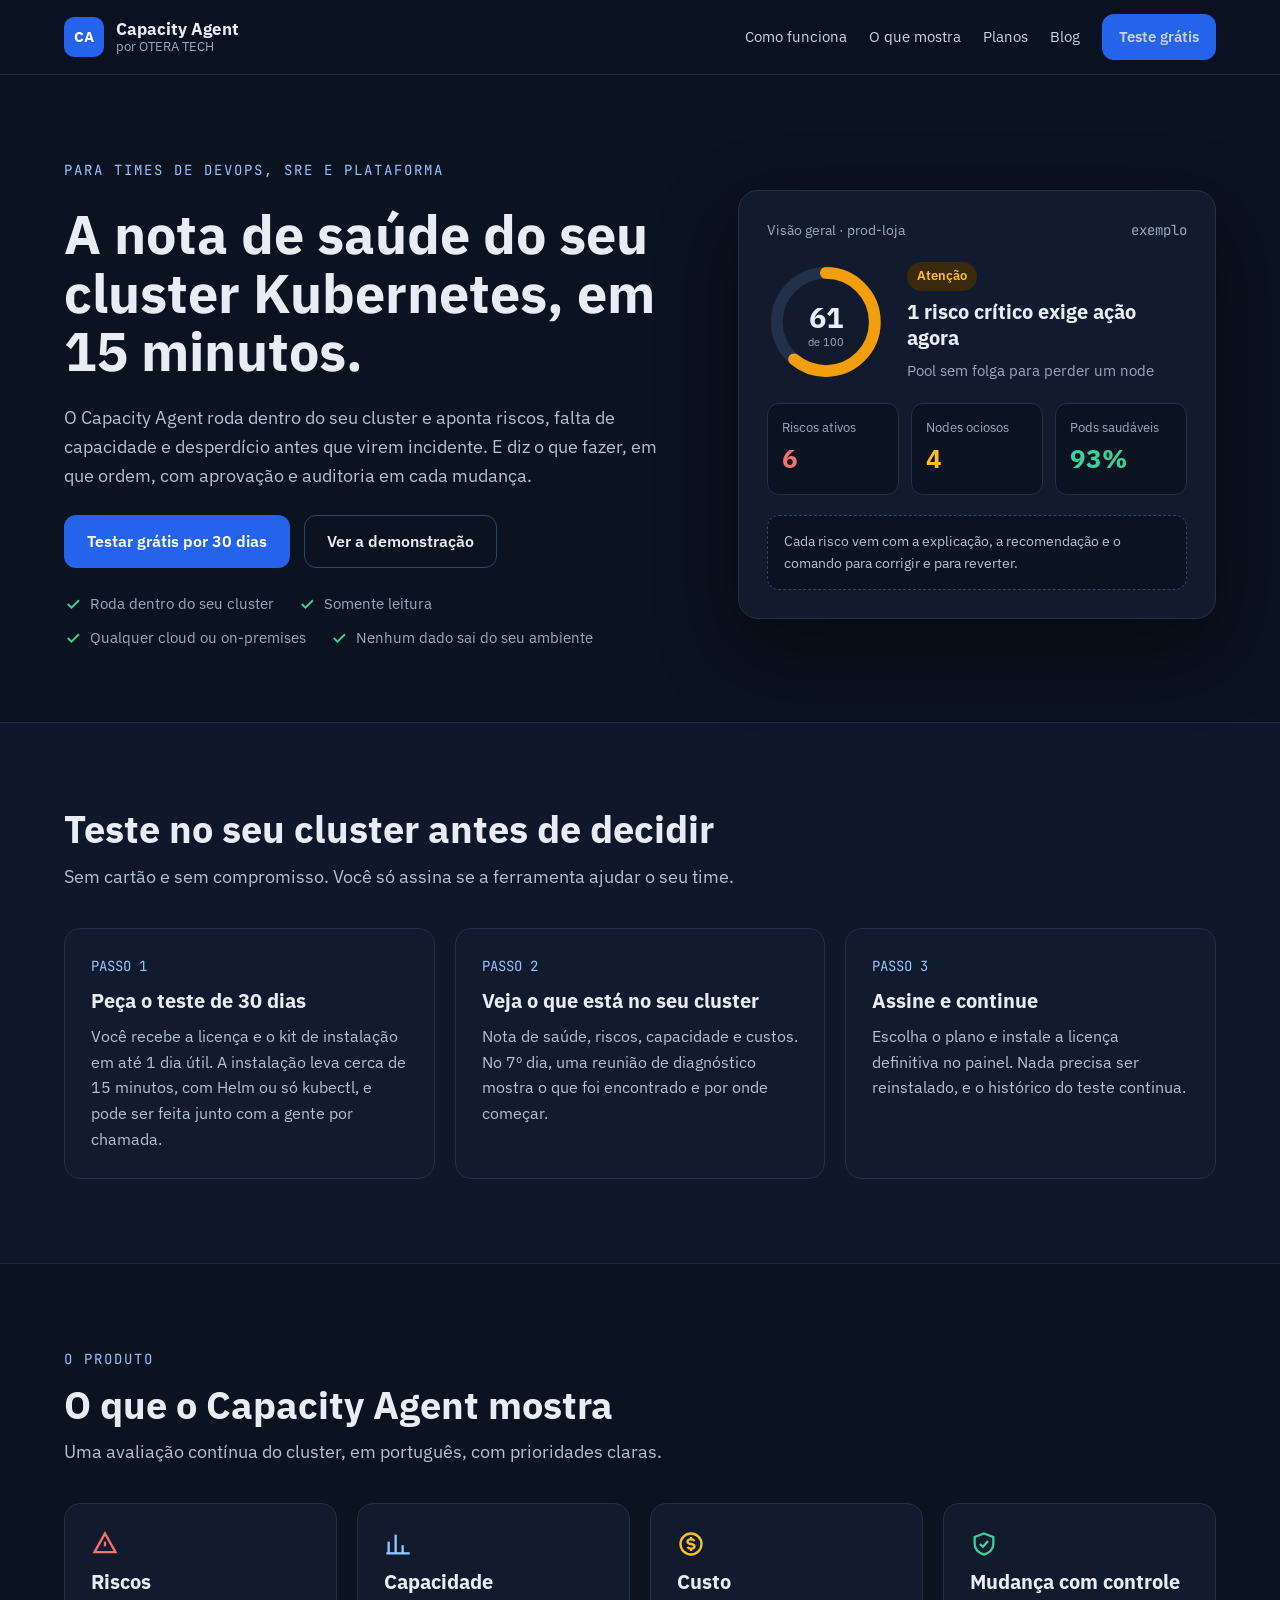
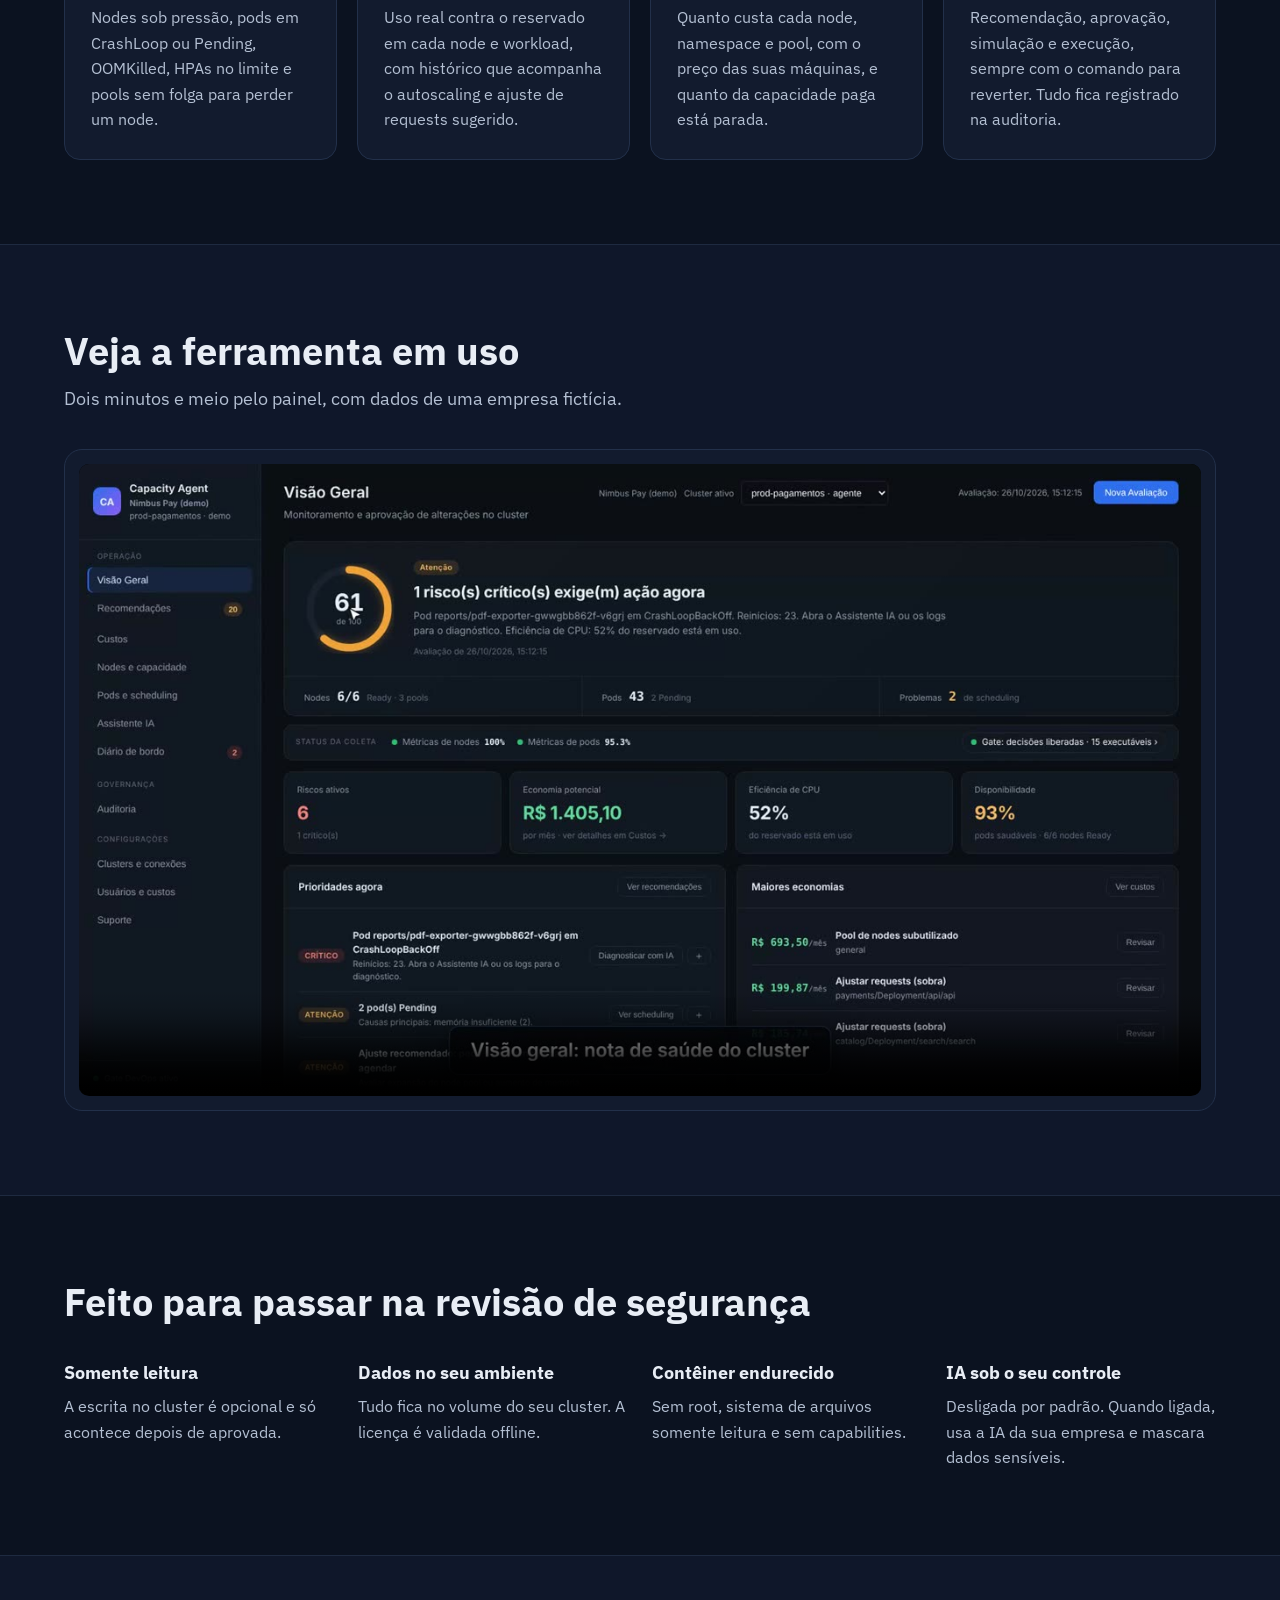
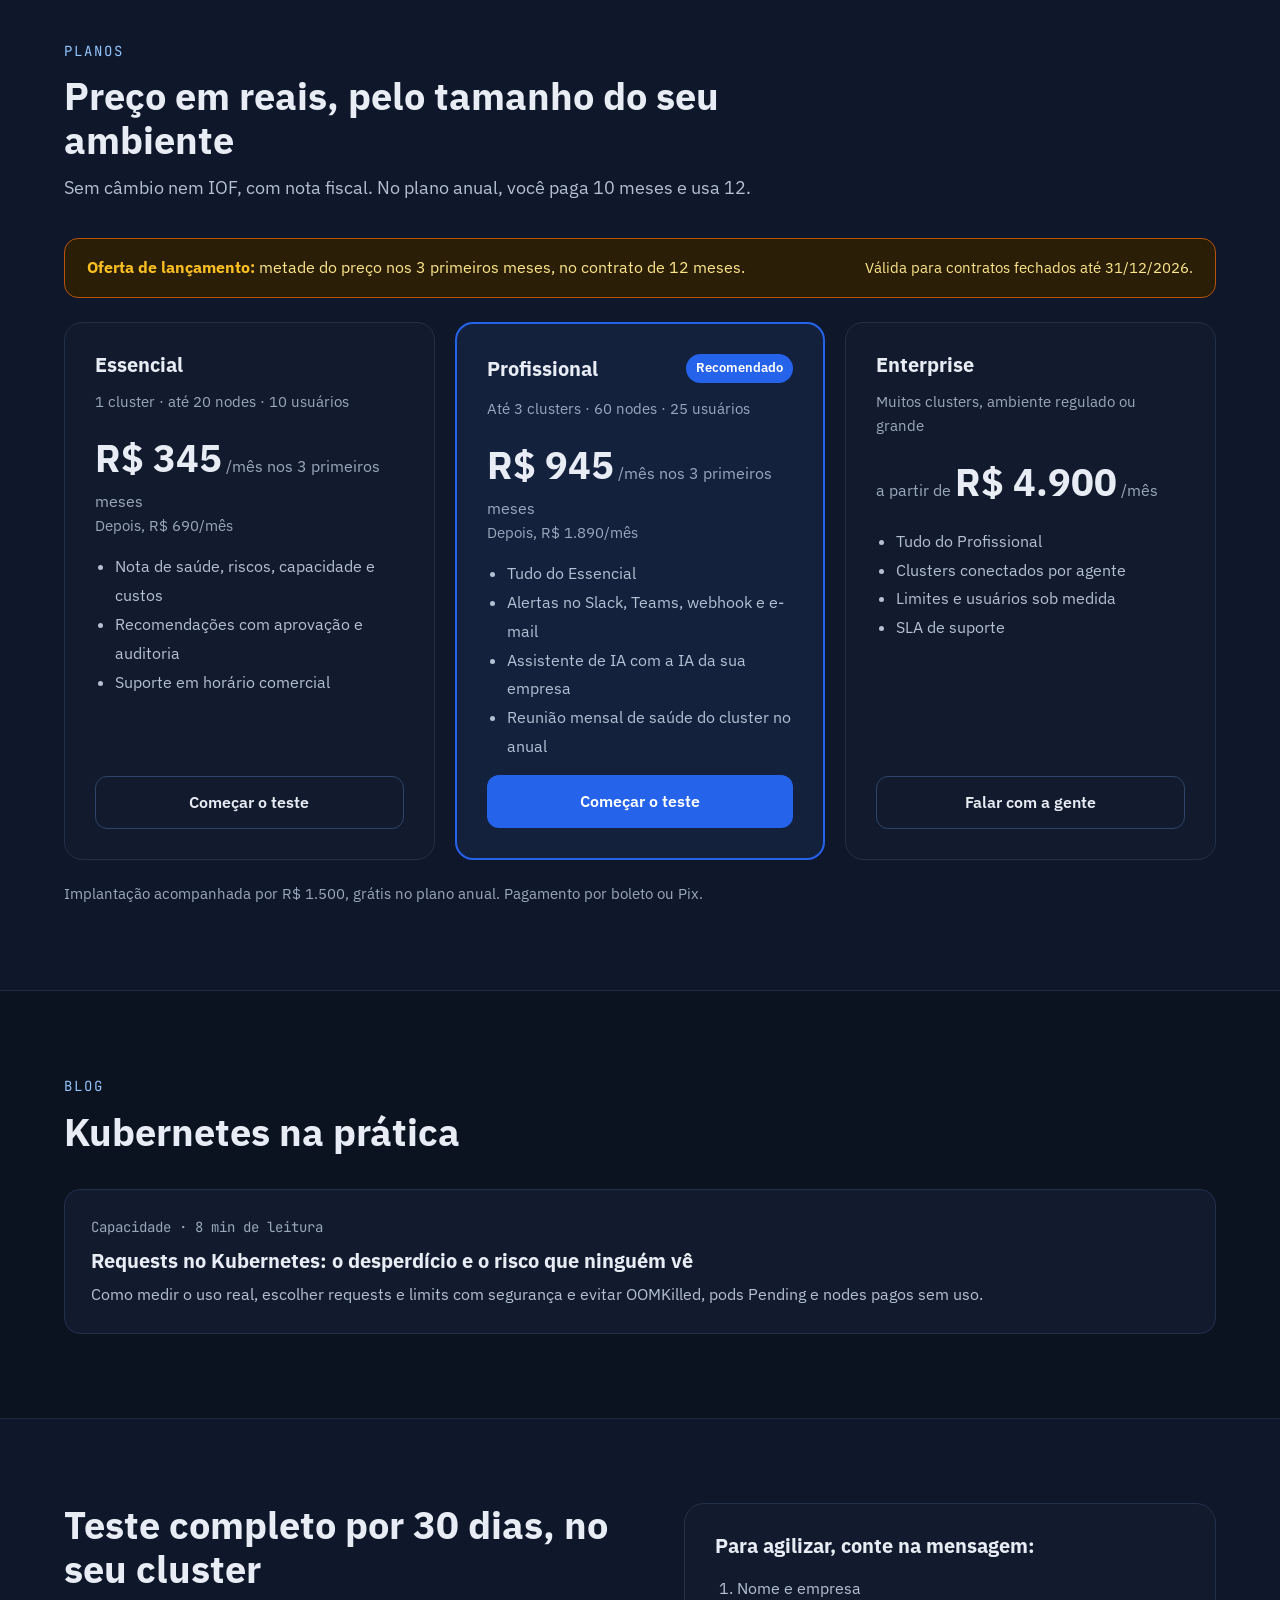
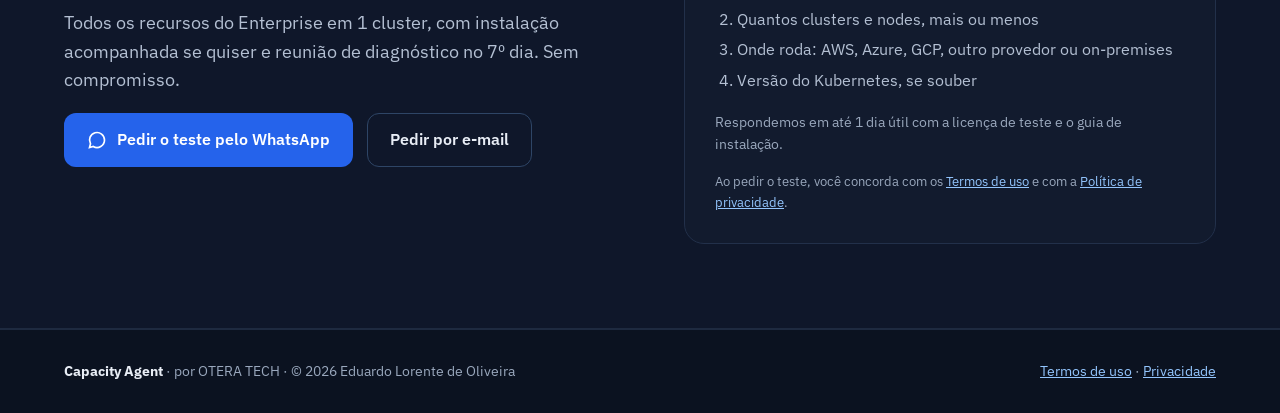
<file: divulgacao/site-produto/index.html>
<!doctype html>
<html lang="pt-BR">
<head>
<meta charset="utf-8">
<meta name="viewport" content="width=device-width, initial-scale=1">
<title>Capacity Agent — a nota de saúde do seu cluster Kubernetes</title>
<meta name="description" content="O Capacity Agent roda dentro do seu cluster Kubernetes e aponta riscos, falta de capacidade e desperdício antes que virem incidente. Somente leitura, com aprovação e auditoria. Teste grátis por 30 dias.">
<meta property="og:title" content="Capacity Agent — a nota de saúde do seu cluster Kubernetes">
<meta property="og:description" content="Riscos, capacidade e custo do seu cluster em 15 minutos. Roda no seu ambiente, somente leitura. Teste grátis por 30 dias.">
<meta property="og:type" content="website">
<link rel="icon" href="favicon.svg" type="image/svg+xml">
<link rel="preconnect" href="https://fonts.googleapis.com">
<link rel="preconnect" href="https://fonts.gstatic.com" crossorigin>
<link rel="stylesheet" href="https://fonts.googleapis.com/css2?family=IBM+Plex+Sans:wght@400;500;600;700&family=JetBrains+Mono:wght@400;600&display=swap">
<link rel="stylesheet" href="styles.css">
</head>
<body>

<header class="header">
  <div class="wrap">
    <a class="brand" href="#topo">
      <span class="brand-mark" aria-hidden="true">CA</span>
      <span class="brand-name"><strong>Capacity Agent</strong><span>por OTERA TECH</span></span>
    </a>
    <nav class="nav" aria-label="Principal">
      <a href="#como-funciona">Como funciona</a>
      <a href="#produto">O que mostra</a>
      <a href="#planos">Planos</a>
      <a href="blog/">Blog</a>
      <a class="btn btn-primary" href="#teste">Teste grátis</a>
    </nav>
  </div>
</header>

<main id="topo">

<section class="hero">
  <div class="wrap">
    <div class="hero-text">
      <p class="eyebrow">Para times de DevOps, SRE e plataforma</p>
      <h1>A nota de saúde do seu cluster Kubernetes, em 15 minutos.</h1>
      <p class="lead">O Capacity Agent roda dentro do seu cluster e aponta riscos, falta de capacidade e desperdício antes que virem incidente. E diz o que fazer, em que ordem, com aprovação e auditoria em cada mudança.</p>
      <div class="btn-row">
        <a class="btn btn-primary" href="#teste">Testar grátis por 30 dias</a>
        <a class="btn btn-ghost" href="#video">Ver a demonstração</a>
      </div>
      <ul class="checks">
        <li><svg width="18" height="18" viewBox="0 0 24 24" fill="none" stroke="#34D399" stroke-width="2.5" aria-hidden="true"><path d="M5 12l5 5L20 7"/></svg>Roda dentro do seu cluster</li>
        <li><svg width="18" height="18" viewBox="0 0 24 24" fill="none" stroke="#34D399" stroke-width="2.5" aria-hidden="true"><path d="M5 12l5 5L20 7"/></svg>Somente leitura</li>
        <li><svg width="18" height="18" viewBox="0 0 24 24" fill="none" stroke="#34D399" stroke-width="2.5" aria-hidden="true"><path d="M5 12l5 5L20 7"/></svg>Qualquer cloud ou on-premises</li>
        <li><svg width="18" height="18" viewBox="0 0 24 24" fill="none" stroke="#34D399" stroke-width="2.5" aria-hidden="true"><path d="M5 12l5 5L20 7"/></svg>Nenhum dado sai do seu ambiente</li>
      </ul>
    </div>

    <div class="panel" aria-label="Exemplo do painel, com dados fictícios">
      <div class="panel-top"><span>Visão geral · prod-loja</span><span class="mono">exemplo</span></div>
      <div class="score">
        <svg width="120" height="120" viewBox="0 0 120 120" role="img" aria-label="Nota de saúde 61 de 100">
          <circle cx="60" cy="60" r="50" fill="none" stroke="#22304A" stroke-width="12"/>
          <circle cx="60" cy="60" r="50" fill="none" stroke="#F59E0B" stroke-width="12" stroke-linecap="round" stroke-dasharray="314" stroke-dashoffset="122" transform="rotate(-90 60 60)"/>
          <text x="60" y="66" text-anchor="middle" font-size="30" font-weight="700" fill="#E8EDF5" font-family="IBM Plex Sans, Arial, sans-serif">61</text>
          <text x="60" y="84" text-anchor="middle" font-size="11" fill="#9AA8BD" font-family="IBM Plex Sans, Arial, sans-serif">de 100</text>
        </svg>
        <div style="display:flex;flex-direction:column;gap:8px">
          <span class="chip">Atenção</span>
          <strong style="font-size:20px;line-height:1.3">1 risco crítico exige ação agora</strong>
          <span class="muted" style="font-size:15px">Pool sem folga para perder um node</span>
        </div>
      </div>
      <div class="kpis">
        <div class="kpi"><span>Riscos ativos</span><strong style="color:#F87171">6</strong></div>
        <div class="kpi"><span>Nodes ociosos</span><strong style="color:#FBBF24">4</strong></div>
        <div class="kpi"><span>Pods saudáveis</span><strong style="color:#34D399">93%</strong></div>
      </div>
      <p class="note">Cada risco vem com a explicação, a recomendação e o comando para corrigir e para reverter.</p>
    </div>
  </div>
</section>

<section id="como-funciona" class="section section-alt">
  <div class="wrap">
    <div class="section-head">
      <h2>Teste no seu cluster antes de decidir</h2>
      <p class="lead">Sem cartão e sem compromisso. Você só assina se a ferramenta ajudar o seu time.</p>
    </div>
    <div class="cards">
      <div class="card">
        <span class="step">PASSO 1</span>
        <h3>Peça o teste de 30 dias</h3>
        <p>Você recebe a licença e o kit de instalação em até 1 dia útil. A instalação leva cerca de 15 minutos, com Helm ou só kubectl, e pode ser feita junto com a gente por chamada.</p>
      </div>
      <div class="card">
        <span class="step">PASSO 2</span>
        <h3>Veja o que está no seu cluster</h3>
        <p>Nota de saúde, riscos, capacidade e custos. No 7º dia, uma reunião de diagnóstico mostra o que foi encontrado e por onde começar.</p>
      </div>
      <div class="card">
        <span class="step">PASSO 3</span>
        <h3>Assine e continue</h3>
        <p>Escolha o plano e instale a licença definitiva no painel. Nada precisa ser reinstalado, e o histórico do teste continua.</p>
      </div>
    </div>
  </div>
</section>

<section id="produto" class="section">
  <div class="wrap">
    <div class="section-head">
      <p class="eyebrow">O produto</p>
      <h2>O que o Capacity Agent mostra</h2>
      <p class="lead">Uma avaliação contínua do cluster, em português, com prioridades claras.</p>
    </div>
    <div class="cards">
      <div class="card">
        <svg width="28" height="28" viewBox="0 0 24 24" fill="none" stroke="#F87171" stroke-width="2" aria-hidden="true"><path d="M12 3l9 16H3z"/><path d="M12 10v4"/><path d="M12 17h.01"/></svg>
        <h3>Riscos</h3>
        <p>Nodes sob pressão, pods em CrashLoop ou Pending, OOMKilled, HPAs no limite e pools sem folga para perder um node.</p>
      </div>
      <div class="card">
        <svg width="28" height="28" viewBox="0 0 24 24" fill="none" stroke="#93C5FD" stroke-width="2" aria-hidden="true"><path d="M4 20V10"/><path d="M10 20V4"/><path d="M16 20v-7"/><path d="M22 20H2"/></svg>
        <h3>Capacidade</h3>
        <p>Uso real contra o reservado em cada node e workload, com histórico que acompanha o autoscaling e ajuste de requests sugerido.</p>
      </div>
      <div class="card">
        <svg width="28" height="28" viewBox="0 0 24 24" fill="none" stroke="#FBBF24" stroke-width="2" aria-hidden="true"><circle cx="12" cy="12" r="9"/><path d="M15 9.5c-.5-1-1.6-1.5-3-1.5-1.7 0-3 .9-3 2s1.3 1.7 3 2 3 .9 3 2-1.3 2-3 2c-1.4 0-2.5-.5-3-1.5"/><path d="M12 6v2"/><path d="M12 16v2"/></svg>
        <h3>Custo</h3>
        <p>Quanto custa cada node, namespace e pool, com o preço das suas máquinas, e quanto da capacidade paga está parada.</p>
      </div>
      <div class="card">
        <svg width="28" height="28" viewBox="0 0 24 24" fill="none" stroke="#34D399" stroke-width="2" aria-hidden="true"><path d="M12 3l8 3v6c0 4.5-3.4 8-8 9-4.6-1-8-4.5-8-9V6z"/><path d="M8.5 12l2.5 2.5 4.5-5"/></svg>
        <h3>Mudança com controle</h3>
        <p>Recomendação, aprovação, simulação e execução, sempre com o comando para reverter. Tudo fica registrado na auditoria.</p>
      </div>
    </div>
  </div>
</section>

<section id="video" class="section section-alt">
  <div class="wrap">
    <div class="section-head">
      <h2>Veja a ferramenta em uso</h2>
      <p class="lead">Dois minutos e meio pelo painel, com dados de uma empresa fictícia.</p>
    </div>
    <div class="video-box">
      <video controls preload="metadata" playsinline poster="poster.jpg">
        <source src="capacity-agent-demo.mp4" type="video/mp4">
        Seu navegador não reproduz vídeo. <a href="capacity-agent-demo.mp4">Baixe o vídeo</a>.
      </video>
    </div>
  </div>
</section>

<section id="seguranca" class="section">
  <div class="wrap">
    <div class="section-head">
      <h2>Feito para passar na revisão de segurança</h2>
    </div>
    <div class="points">
      <div class="point"><strong>Somente leitura</strong><span>A escrita no cluster é opcional e só acontece depois de aprovada.</span></div>
      <div class="point"><strong>Dados no seu ambiente</strong><span>Tudo fica no volume do seu cluster. A licença é validada offline.</span></div>
      <div class="point"><strong>Contêiner endurecido</strong><span>Sem root, sistema de arquivos somente leitura e sem capabilities.</span></div>
      <div class="point"><strong>IA sob o seu controle</strong><span>Desligada por padrão. Quando ligada, usa a IA da sua empresa e mascara dados sensíveis.</span></div>
    </div>
  </div>
</section>

<section id="planos" class="section section-alt">
  <div class="wrap">
    <div class="section-head">
      <p class="eyebrow">Planos</p>
      <h2>Preço em reais, pelo tamanho do seu ambiente</h2>
      <p class="lead">Sem câmbio nem IOF, com nota fiscal. No plano anual, você paga 10 meses e usa 12.</p>
    </div>
    <div class="offer">
      <p><strong>Oferta de lançamento:</strong> metade do preço nos 3 primeiros meses, no contrato de 12 meses.</p>
      <p style="font-size:15px">Válida para contratos fechados até 31/12/2026.</p>
    </div>
    <div class="plans">
      <div class="plan">
        <h3>Essencial</h3>
        <p class="muted" style="font-size:15px">1 cluster · até 20 nodes · 10 usuários</p>
        <div>
          <p class="price"><strong>R$ 345</strong><span> /mês nos 3 primeiros meses</span></p>
          <p class="muted" style="font-size:15px">Depois, R$ 690/mês</p>
        </div>
        <ul>
          <li>Nota de saúde, riscos, capacidade e custos</li>
          <li>Recomendações com aprovação e auditoria</li>
          <li>Suporte em horário comercial</li>
        </ul>
        <a class="btn btn-ghost" href="#teste">Começar o teste</a>
      </div>
      <div class="plan featured">
        <div class="plan-head"><h3>Profissional</h3><span class="badge">Recomendado</span></div>
        <p class="muted" style="font-size:15px">Até 3 clusters · 60 nodes · 25 usuários</p>
        <div>
          <p class="price"><strong>R$ 945</strong><span> /mês nos 3 primeiros meses</span></p>
          <p class="muted" style="font-size:15px">Depois, R$ 1.890/mês</p>
        </div>
        <ul>
          <li>Tudo do Essencial</li>
          <li>Alertas no Slack, Teams, webhook e e-mail</li>
          <li>Assistente de IA com a IA da sua empresa</li>
          <li>Reunião mensal de saúde do cluster no anual</li>
        </ul>
        <a class="btn btn-primary" href="#teste">Começar o teste</a>
      </div>
      <div class="plan">
        <h3>Enterprise</h3>
        <p class="muted" style="font-size:15px">Muitos clusters, ambiente regulado ou grande</p>
        <p class="price"><span>a partir de </span><strong>R$ 4.900</strong><span> /mês</span></p>
        <ul>
          <li>Tudo do Profissional</li>
          <li>Clusters conectados por agente</li>
          <li>Limites e usuários sob medida</li>
          <li>SLA de suporte</li>
        </ul>
        <a class="btn btn-ghost" href="#teste">Falar com a gente</a>
      </div>
    </div>
    <p class="muted" style="margin-top:22px;font-size:15px">Implantação acompanhada por R$ 1.500, grátis no plano anual. Pagamento por boleto ou Pix.</p>
  </div>
</section>

<section id="blog" class="section">
  <div class="wrap">
    <div class="section-head">
      <p class="eyebrow">Blog</p>
      <h2>Kubernetes na prática</h2>
    </div>
    <div class="posts">
      <a class="post-card" href="blog/requests-kubernetes.html">
        <span class="mono muted" style="font-size:14px">Capacidade · 8 min de leitura</span>
        <h3>Requests no Kubernetes: o desperdício e o risco que ninguém vê</h3>
        <p>Como medir o uso real, escolher requests e limits com segurança e evitar OOMKilled, pods Pending e nodes pagos sem uso.</p>
      </a>
    </div>
  </div>
</section>

<section id="teste" class="section section-alt contact">
  <div class="wrap">
    <div class="contact-text">
      <h2>Teste completo por 30 dias, no seu cluster</h2>
      <p class="lead">Todos os recursos do Enterprise em 1 cluster, com instalação acompanhada se quiser e reunião de diagnóstico no 7º dia. Sem compromisso.</p>
      <div class="btn-row">
        <a class="btn btn-primary" href="https://wa.me/5511947229481?text=Ol%C3%A1!%20Quero%20testar%20o%20Capacity%20Agent%20por%2030%20dias.">
          <svg width="20" height="20" viewBox="0 0 24 24" fill="none" stroke="#fff" stroke-width="2" aria-hidden="true"><path d="M21 12a9 9 0 0 1-13.5 7.8L3 21l1.2-4.5A9 9 0 1 1 21 12z"/></svg>
          Pedir o teste pelo WhatsApp
        </a>
        <a class="btn btn-ghost" href="mailto:[SEU-EMAIL]?subject=Teste%20do%20Capacity%20Agent">Pedir por e-mail</a>
      </div>
    </div>
    <div class="contact-box">
      <h3>Para agilizar, conte na mensagem:</h3>
      <ol>
        <li>Nome e empresa</li>
        <li>Quantos clusters e nodes, mais ou menos</li>
        <li>Onde roda: AWS, Azure, GCP, outro provedor ou on-premises</li>
        <li>Versão do Kubernetes, se souber</li>
      </ol>
      <p class="muted" style="font-size:14px">Respondemos em até 1 dia útil com a licença de teste e o guia de instalação.</p>
      <p class="muted" style="font-size:13px">Ao pedir o teste, você concorda com os <a href="termos.html">Termos de uso</a> e com a <a href="privacidade.html">Política de privacidade</a>.</p>
    </div>
  </div>
</section>

</main>

<footer class="footer">
  <div class="wrap">
    <span><strong style="color:#E8EDF5">Capacity Agent</strong> · por OTERA TECH · © 2026 Eduardo Lorente de Oliveira</span>
    <span><a href="termos.html">Termos de uso</a> · <a href="privacidade.html">Privacidade</a></span>
  </div>
</footer>

</body>
</html>
</file>
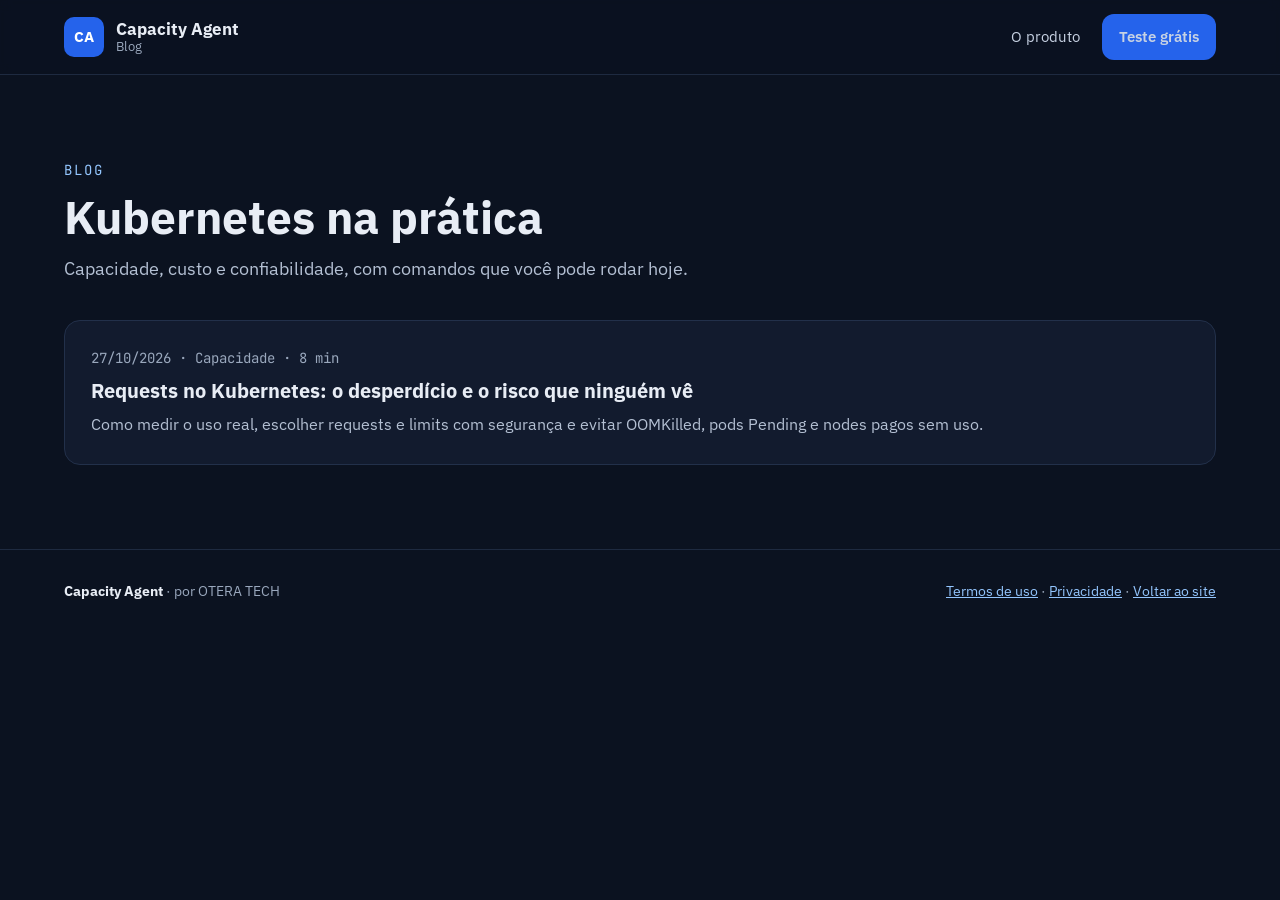
<file: divulgacao/site-produto/blog/index.html>
<!doctype html>
<html lang="pt-BR">
<head>
<meta charset="utf-8">
<meta name="viewport" content="width=device-width, initial-scale=1">
<title>Blog — Capacity Agent</title>
<meta name="description" content="Artigos práticos sobre Kubernetes: capacidade, custo, confiabilidade e operação.">
<link rel="icon" href="../favicon.svg" type="image/svg+xml">
<link rel="preconnect" href="https://fonts.googleapis.com">
<link rel="preconnect" href="https://fonts.gstatic.com" crossorigin>
<link rel="stylesheet" href="https://fonts.googleapis.com/css2?family=IBM+Plex+Sans:wght@400;500;600;700&family=JetBrains+Mono:wght@400;600&display=swap">
<link rel="stylesheet" href="../styles.css">
</head>
<body>
<header class="header">
  <div class="wrap">
    <a class="brand" href="../">
      <span class="brand-mark" aria-hidden="true">CA</span>
      <span class="brand-name"><strong>Capacity Agent</strong><span>Blog</span></span>
    </a>
    <nav class="nav" aria-label="Principal">
      <a href="../#produto">O produto</a>
      <a class="btn btn-primary" href="../#teste">Teste grátis</a>
    </nav>
  </div>
</header>
<main class="section">
  <div class="wrap">
    <div class="section-head">
      <p class="eyebrow">Blog</p>
      <h1 style="font-size:clamp(32px,4.4vw,46px)">Kubernetes na prática</h1>
      <p class="lead">Capacidade, custo e confiabilidade, com comandos que você pode rodar hoje.</p>
    </div>
    <div class="posts">
      <a class="post-card" href="requests-kubernetes.html">
        <span class="mono muted" style="font-size:14px">27/10/2026 · Capacidade · 8 min</span>
        <h3>Requests no Kubernetes: o desperdício e o risco que ninguém vê</h3>
        <p>Como medir o uso real, escolher requests e limits com segurança e evitar OOMKilled, pods Pending e nodes pagos sem uso.</p>
      </a>
    </div>
  </div>
</main>
<footer class="footer">
  <div class="wrap">
    <span><strong style="color:#E8EDF5">Capacity Agent</strong> · por OTERA TECH</span>
    <span><a href="../termos.html">Termos de uso</a> · <a href="../privacidade.html">Privacidade</a> · <a href="../">Voltar ao site</a></span>
  </div>
</footer>
</body>
</html>
</file>
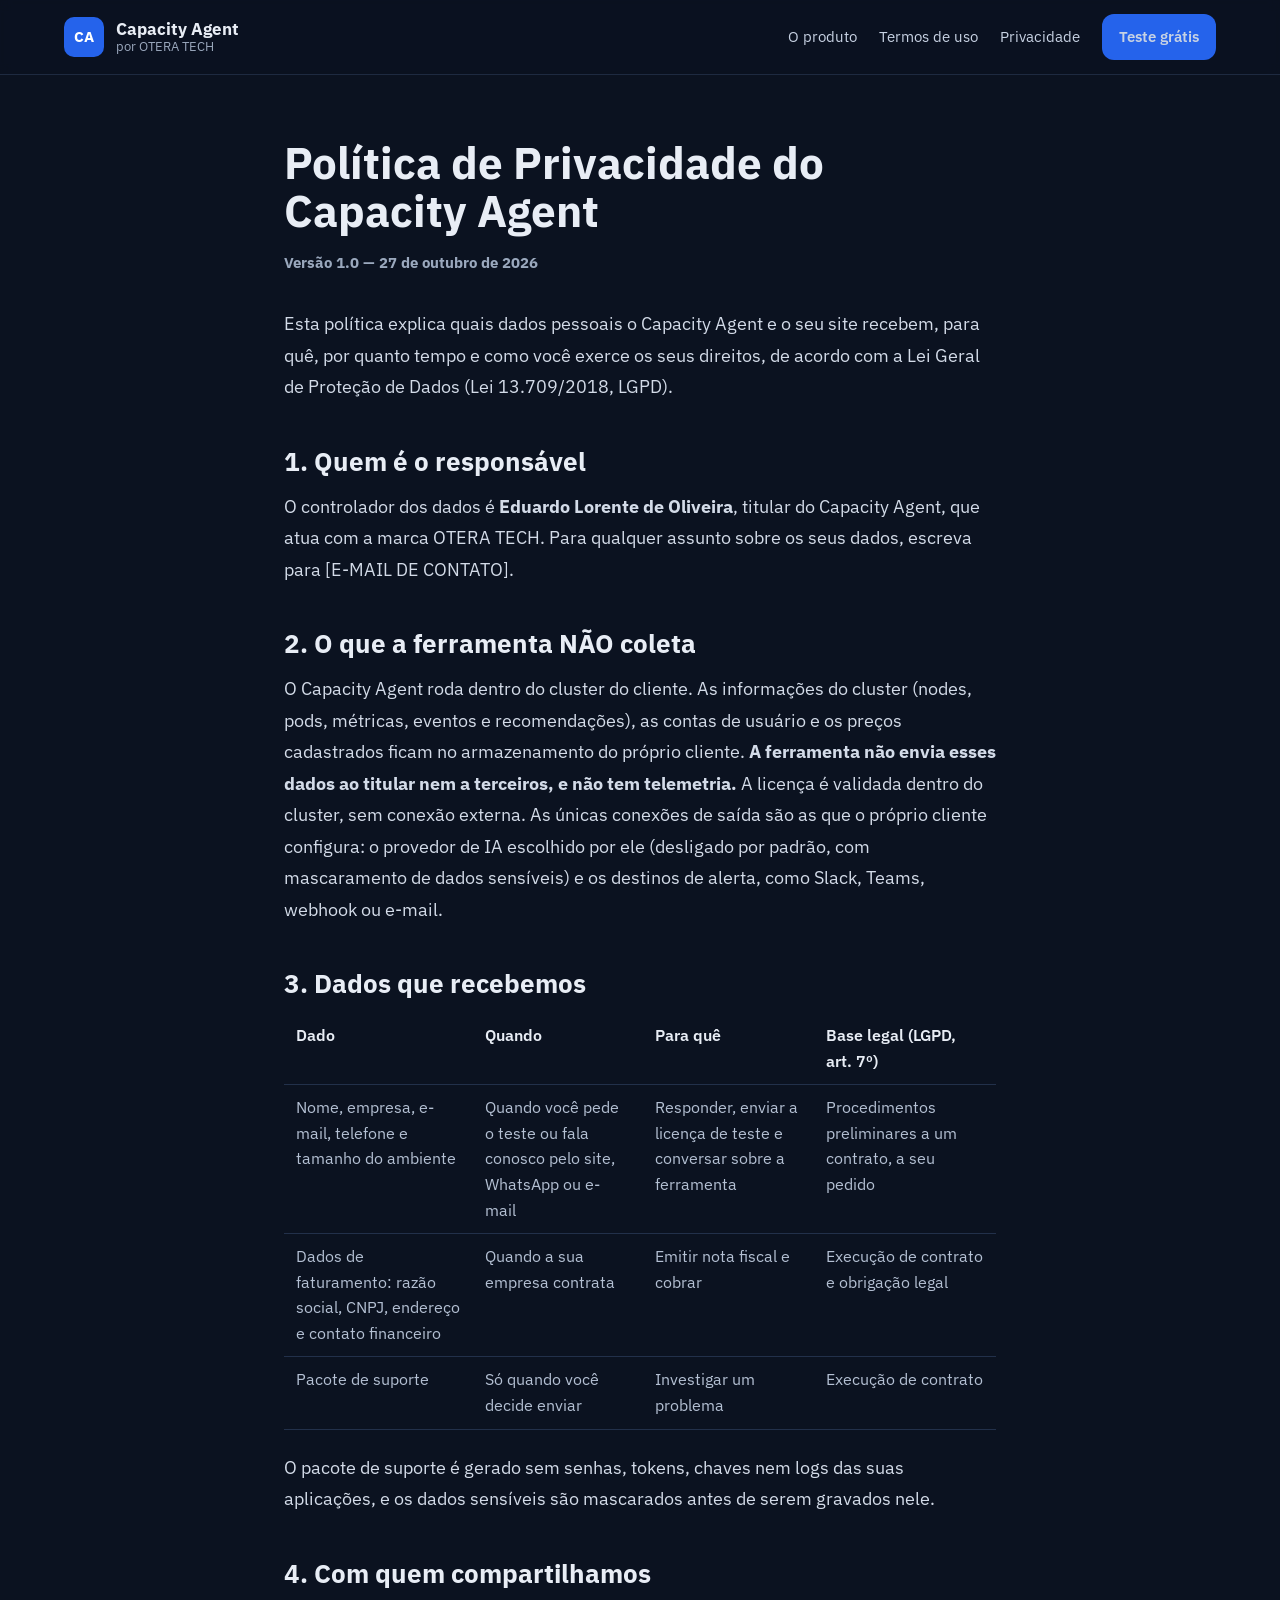
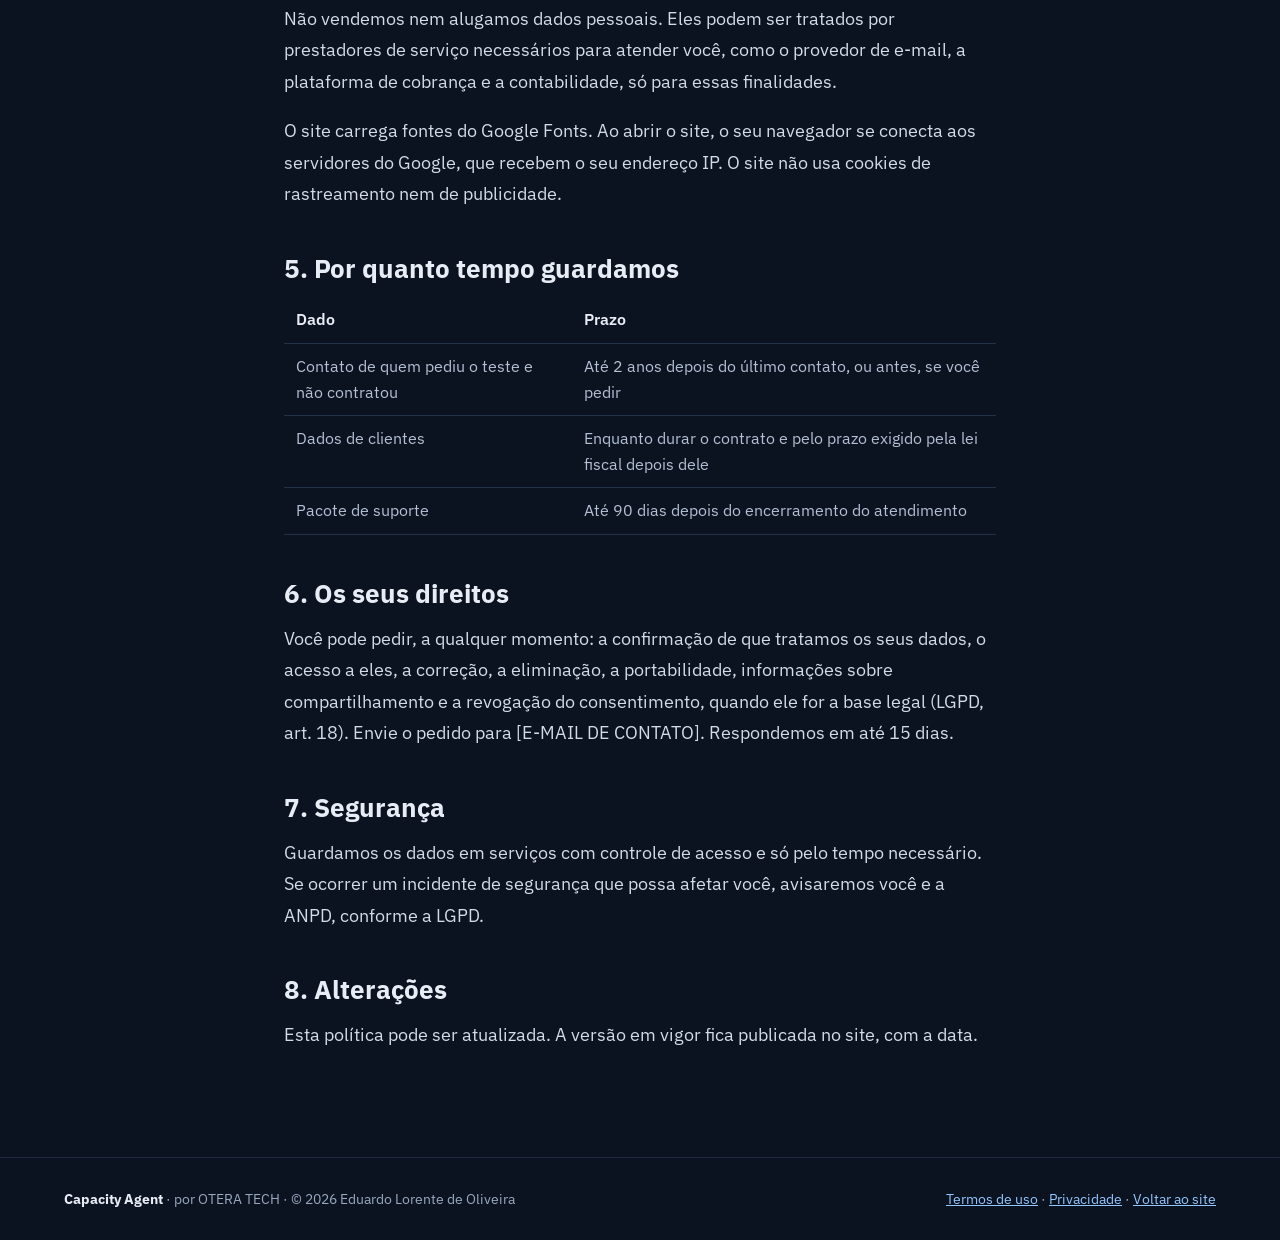
<file: divulgacao/site-produto/privacidade.html>
<!doctype html>
<html lang="pt-BR">
<head>
<meta charset="utf-8">
<meta name="viewport" content="width=device-width, initial-scale=1">
<title>Política de Privacidade — Capacity Agent</title>
<meta name="description" content="Como o Capacity Agent e o seu site tratam dados pessoais, conforme a LGPD.">
<link rel="icon" href="favicon.svg" type="image/svg+xml">
<link rel="preconnect" href="https://fonts.googleapis.com">
<link rel="preconnect" href="https://fonts.gstatic.com" crossorigin>
<link rel="stylesheet" href="https://fonts.googleapis.com/css2?family=IBM+Plex+Sans:wght@400;500;600;700&family=JetBrains+Mono:wght@400;600&display=swap">
<link rel="stylesheet" href="styles.css">
</head>
<body>
<header class="header">
  <div class="wrap">
    <a class="brand" href="./">
      <span class="brand-mark" aria-hidden="true">CA</span>
      <span class="brand-name"><strong>Capacity Agent</strong><span>por OTERA TECH</span></span>
    </a>
    <nav class="nav" aria-label="Principal">
      <a href="./#produto">O produto</a>
      <a href="termos.html">Termos de uso</a>
      <a href="privacidade.html">Privacidade</a>
      <a class="btn btn-primary" href="./#teste">Teste grátis</a>
    </nav>
  </div>
</header>
<main>
<article class="article">
<h1>Política de Privacidade do Capacity Agent</h1>
<p class="meta"><strong>Versão 1.0 — 27 de outubro de 2026</strong></p>
<p>Esta política explica quais dados pessoais o Capacity Agent e o seu site recebem, para quê, por quanto tempo
e como você exerce os seus direitos, de acordo com a Lei Geral de Proteção de Dados (Lei 13.709/2018, LGPD).</p>
<h2>1. Quem é o responsável</h2>
<p>O controlador dos dados é <strong>Eduardo Lorente de Oliveira</strong>, titular do Capacity Agent, que atua com a marca
OTERA TECH. Para qualquer assunto sobre os seus dados, escreva para [E-MAIL DE CONTATO].</p>
<h2>2. O que a ferramenta NÃO coleta</h2>
<p>O Capacity Agent roda dentro do cluster do cliente. As informações do cluster (nodes, pods, métricas,
eventos e recomendações), as contas de usuário e os preços cadastrados ficam no armazenamento do próprio
cliente. <strong>A ferramenta não envia esses dados ao titular nem a terceiros, e não tem telemetria.</strong> A licença é
validada dentro do cluster, sem conexão externa. As únicas conexões de saída são as que o próprio cliente
configura: o provedor de IA escolhido por ele (desligado por padrão, com mascaramento de dados sensíveis) e os
destinos de alerta, como Slack, Teams, webhook ou e-mail.</p>
<h2>3. Dados que recebemos</h2>
<div class="table-box"><table>
<thead>
<tr>
<th>Dado</th>
<th>Quando</th>
<th>Para quê</th>
<th>Base legal (LGPD, art. 7º)</th>
</tr>
</thead>
<tbody>
<tr>
<td>Nome, empresa, e-mail, telefone e tamanho do ambiente</td>
<td>Quando você pede o teste ou fala conosco pelo site, WhatsApp ou e-mail</td>
<td>Responder, enviar a licença de teste e conversar sobre a ferramenta</td>
<td>Procedimentos preliminares a um contrato, a seu pedido</td>
</tr>
<tr>
<td>Dados de faturamento: razão social, CNPJ, endereço e contato financeiro</td>
<td>Quando a sua empresa contrata</td>
<td>Emitir nota fiscal e cobrar</td>
<td>Execução de contrato e obrigação legal</td>
</tr>
<tr>
<td>Pacote de suporte</td>
<td>Só quando você decide enviar</td>
<td>Investigar um problema</td>
<td>Execução de contrato</td>
</tr>
</tbody>
</table></div>
<p>O pacote de suporte é gerado sem senhas, tokens, chaves nem logs das suas aplicações, e os dados sensíveis
são mascarados antes de serem gravados nele.</p>
<h2>4. Com quem compartilhamos</h2>
<p>Não vendemos nem alugamos dados pessoais. Eles podem ser tratados por prestadores de serviço necessários
para atender você, como o provedor de e-mail, a plataforma de cobrança e a contabilidade, só para essas
finalidades.</p>
<p>O site carrega fontes do Google Fonts. Ao abrir o site, o seu navegador se conecta aos servidores do Google,
que recebem o seu endereço IP. O site não usa cookies de rastreamento nem de publicidade.</p>
<h2>5. Por quanto tempo guardamos</h2>
<div class="table-box"><table>
<thead>
<tr>
<th>Dado</th>
<th>Prazo</th>
</tr>
</thead>
<tbody>
<tr>
<td>Contato de quem pediu o teste e não contratou</td>
<td>Até 2 anos depois do último contato, ou antes, se você pedir</td>
</tr>
<tr>
<td>Dados de clientes</td>
<td>Enquanto durar o contrato e pelo prazo exigido pela lei fiscal depois dele</td>
</tr>
<tr>
<td>Pacote de suporte</td>
<td>Até 90 dias depois do encerramento do atendimento</td>
</tr>
</tbody>
</table></div>
<h2>6. Os seus direitos</h2>
<p>Você pode pedir, a qualquer momento: a confirmação de que tratamos os seus dados, o acesso a eles, a
correção, a eliminação, a portabilidade, informações sobre compartilhamento e a revogação do consentimento,
quando ele for a base legal (LGPD, art. 18). Envie o pedido para [E-MAIL DE CONTATO]. Respondemos em até
15 dias.</p>
<h2>7. Segurança</h2>
<p>Guardamos os dados em serviços com controle de acesso e só pelo tempo necessário. Se ocorrer um incidente
de segurança que possa afetar você, avisaremos você e a ANPD, conforme a LGPD.</p>
<h2>8. Alterações</h2>
<p>Esta política pode ser atualizada. A versão em vigor fica publicada no site, com a data.</p>
</article>
</main>
<footer class="footer">
  <div class="wrap">
    <span><strong style="color:#E8EDF5">Capacity Agent</strong> · por OTERA TECH · © 2026 Eduardo Lorente de Oliveira</span>
    <span><a href="termos.html">Termos de uso</a> · <a href="privacidade.html">Privacidade</a> · <a href="./">Voltar ao site</a></span>
  </div>
</footer>
</body>
</html>
</file>
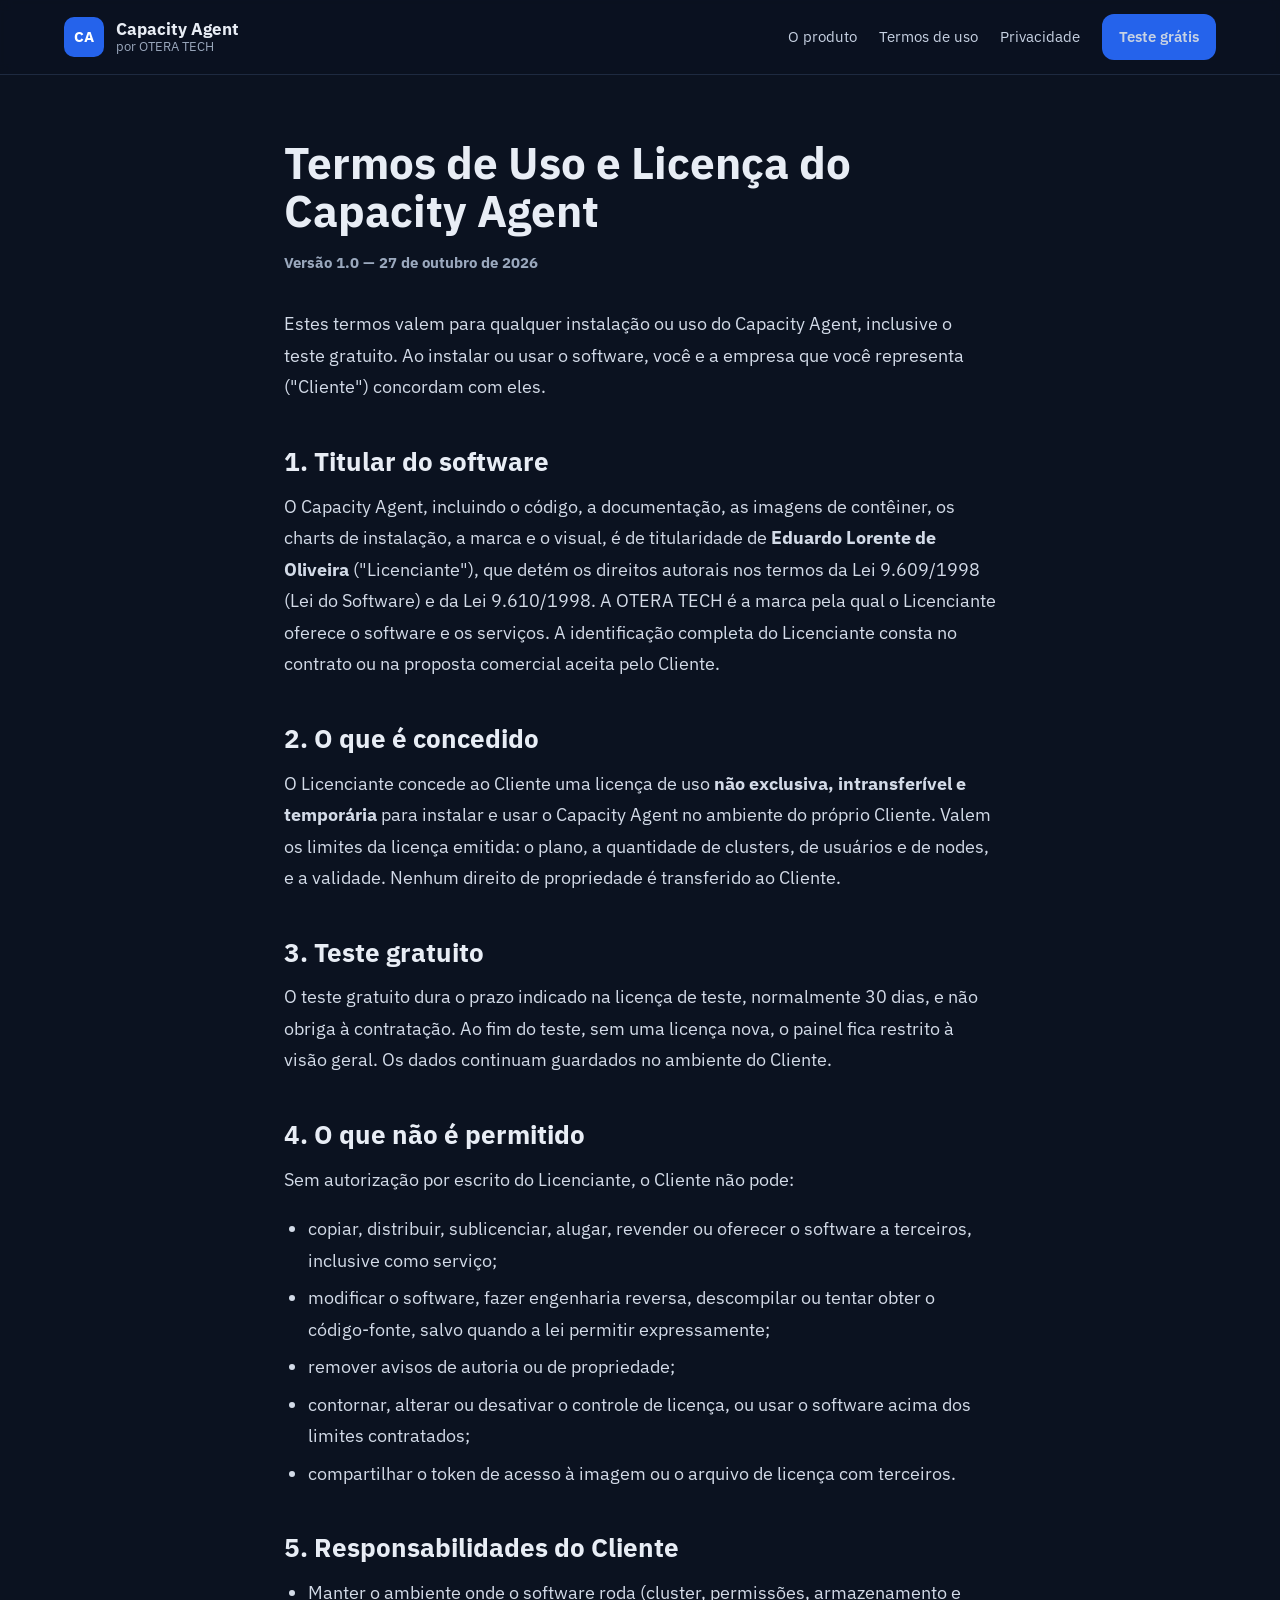
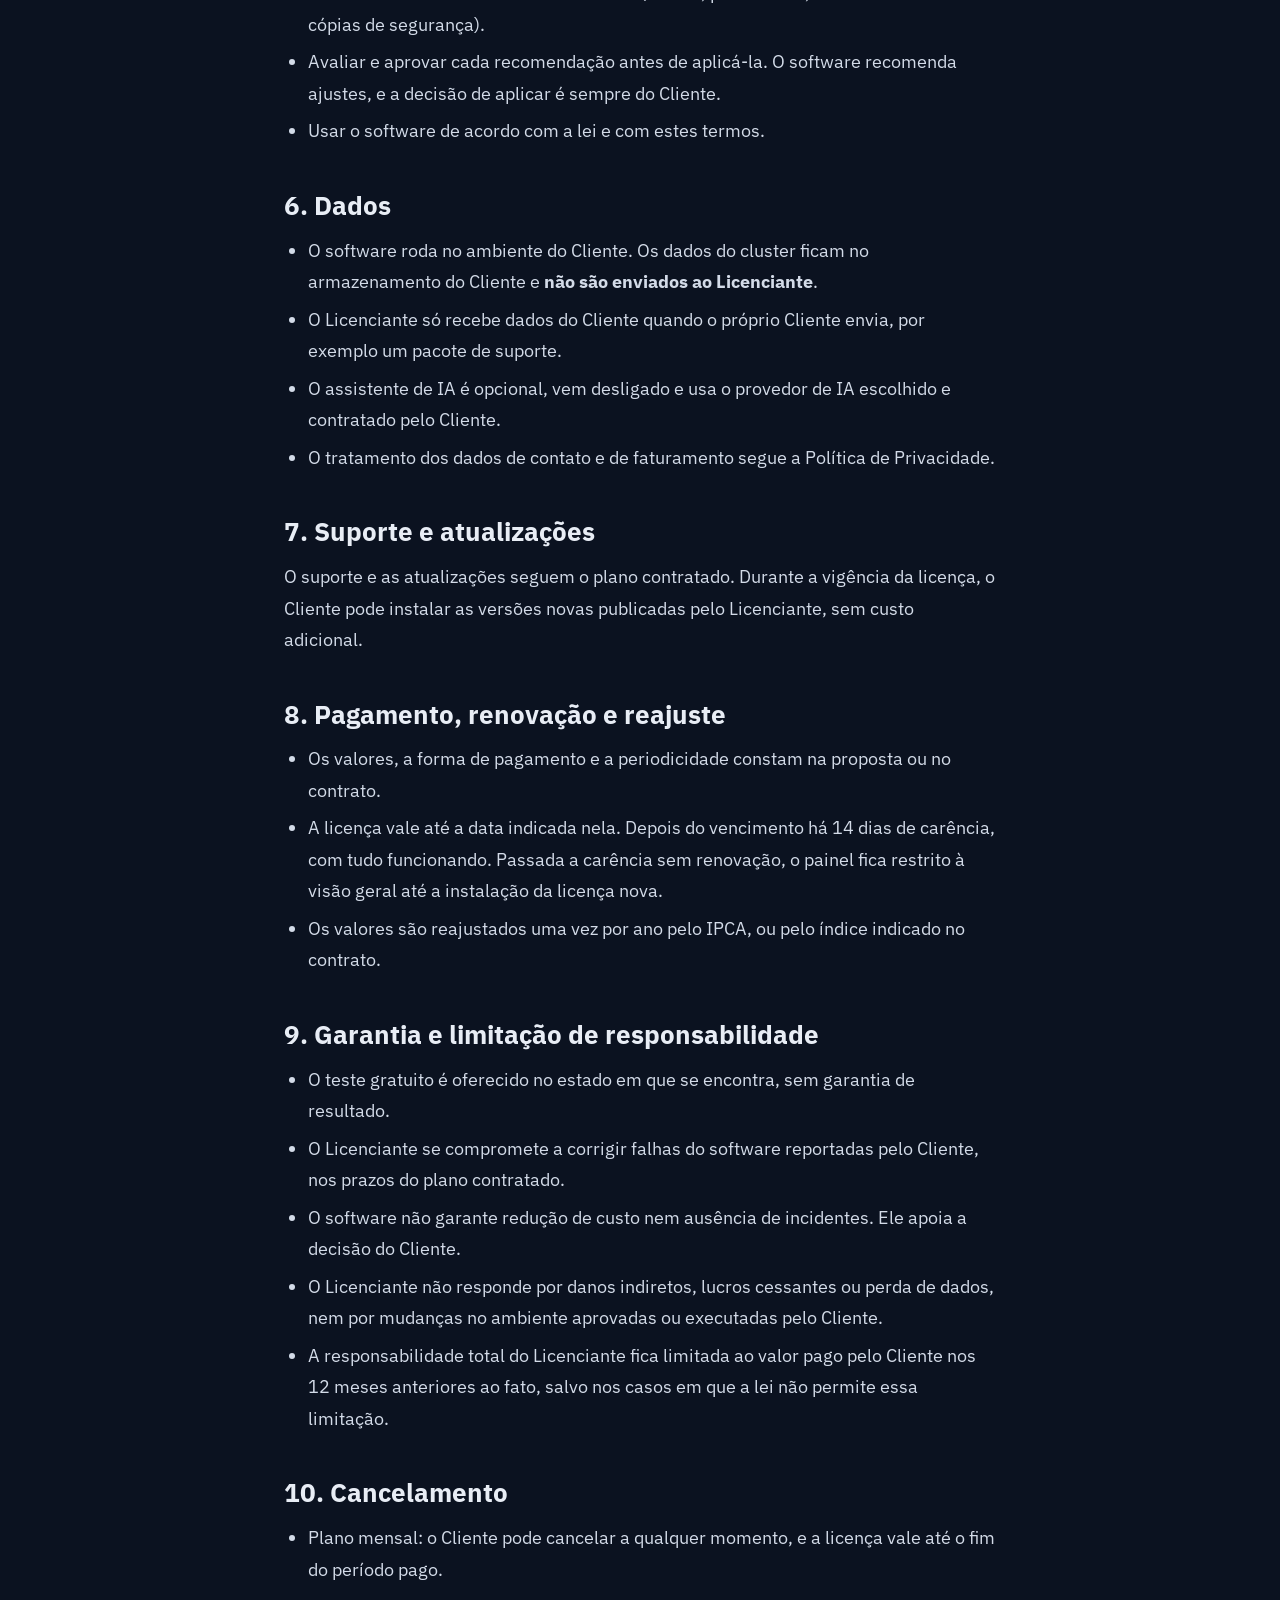
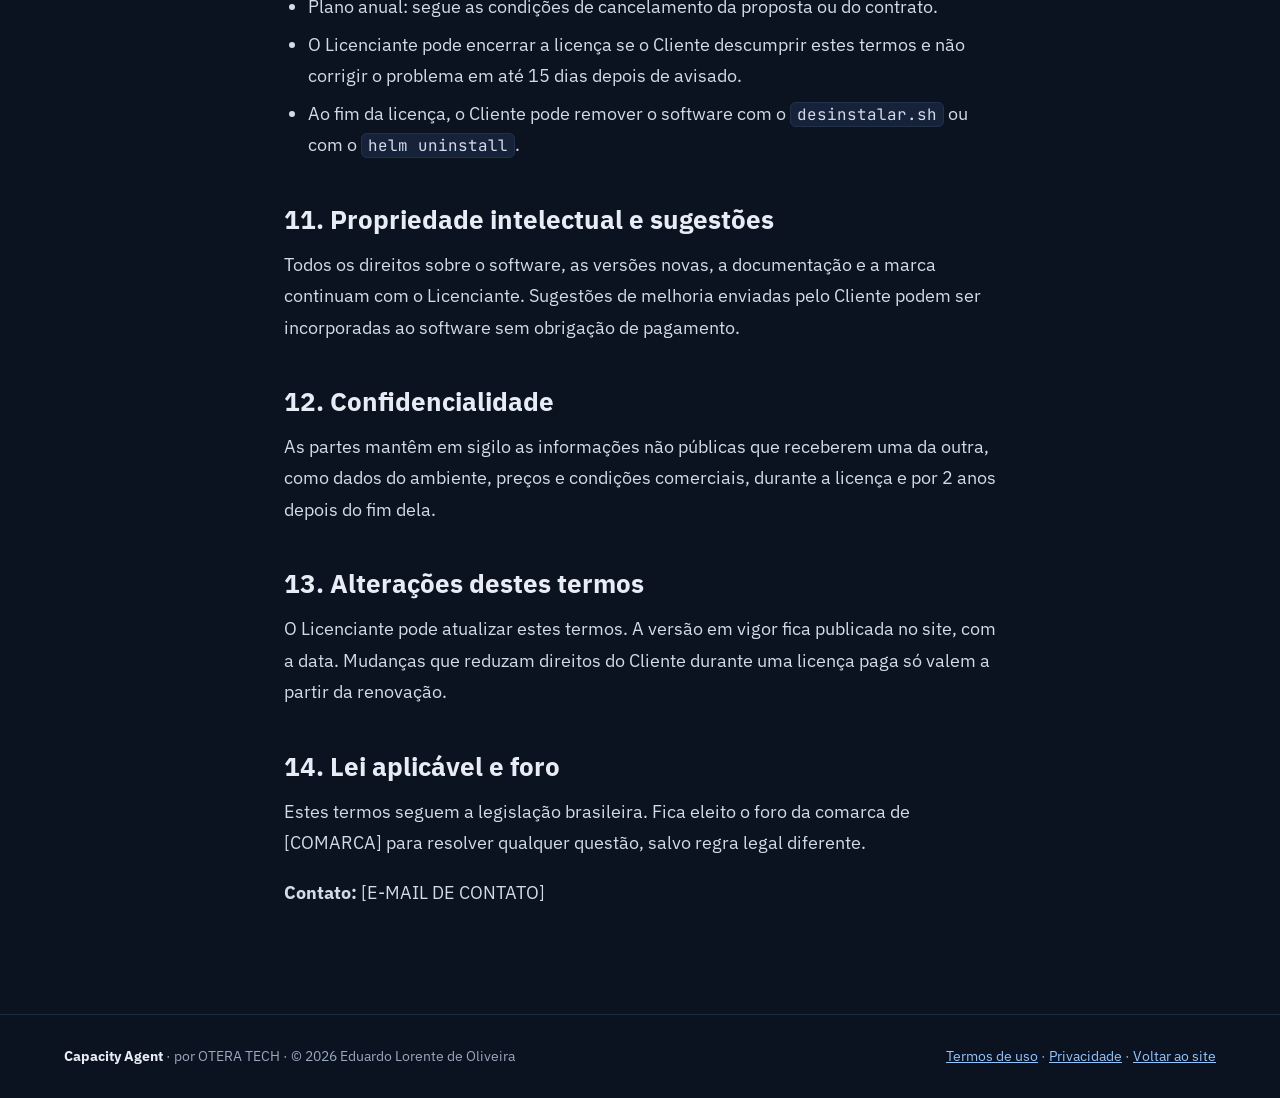
<file: divulgacao/site-produto/termos.html>
<!doctype html>
<html lang="pt-BR">
<head>
<meta charset="utf-8">
<meta name="viewport" content="width=device-width, initial-scale=1">
<title>Termos de Uso e Licença — Capacity Agent</title>
<meta name="description" content="Termos de uso e licença do software Capacity Agent.">
<link rel="icon" href="favicon.svg" type="image/svg+xml">
<link rel="preconnect" href="https://fonts.googleapis.com">
<link rel="preconnect" href="https://fonts.gstatic.com" crossorigin>
<link rel="stylesheet" href="https://fonts.googleapis.com/css2?family=IBM+Plex+Sans:wght@400;500;600;700&family=JetBrains+Mono:wght@400;600&display=swap">
<link rel="stylesheet" href="styles.css">
</head>
<body>
<header class="header">
  <div class="wrap">
    <a class="brand" href="./">
      <span class="brand-mark" aria-hidden="true">CA</span>
      <span class="brand-name"><strong>Capacity Agent</strong><span>por OTERA TECH</span></span>
    </a>
    <nav class="nav" aria-label="Principal">
      <a href="./#produto">O produto</a>
      <a href="termos.html">Termos de uso</a>
      <a href="privacidade.html">Privacidade</a>
      <a class="btn btn-primary" href="./#teste">Teste grátis</a>
    </nav>
  </div>
</header>
<main>
<article class="article">
<h1>Termos de Uso e Licença do Capacity Agent</h1>
<p class="meta"><strong>Versão 1.0 — 27 de outubro de 2026</strong></p>
<p>Estes termos valem para qualquer instalação ou uso do Capacity Agent, inclusive o teste gratuito. Ao instalar
ou usar o software, você e a empresa que você representa ("Cliente") concordam com eles.</p>
<h2>1. Titular do software</h2>
<p>O Capacity Agent, incluindo o código, a documentação, as imagens de contêiner, os charts de instalação, a
marca e o visual, é de titularidade de <strong>Eduardo Lorente de Oliveira</strong> ("Licenciante"), que detém os direitos
autorais nos termos da Lei 9.609/1998 (Lei do Software) e da Lei 9.610/1998. A OTERA TECH é a marca pela
qual o Licenciante oferece o software e os serviços. A identificação completa do Licenciante consta no
contrato ou na proposta comercial aceita pelo Cliente.</p>
<h2>2. O que é concedido</h2>
<p>O Licenciante concede ao Cliente uma licença de uso <strong>não exclusiva, intransferível e temporária</strong> para
instalar e usar o Capacity Agent no ambiente do próprio Cliente. Valem os limites da licença emitida: o
plano, a quantidade de clusters, de usuários e de nodes, e a validade. Nenhum direito de propriedade é
transferido ao Cliente.</p>
<h2>3. Teste gratuito</h2>
<p>O teste gratuito dura o prazo indicado na licença de teste, normalmente 30 dias, e não obriga à contratação.
Ao fim do teste, sem uma licença nova, o painel fica restrito à visão geral. Os dados continuam guardados no
ambiente do Cliente.</p>
<h2>4. O que não é permitido</h2>
<p>Sem autorização por escrito do Licenciante, o Cliente não pode:</p>
<ul>
<li>copiar, distribuir, sublicenciar, alugar, revender ou oferecer o software a terceiros, inclusive como
  serviço;</li>
<li>modificar o software, fazer engenharia reversa, descompilar ou tentar obter o código-fonte, salvo quando a
  lei permitir expressamente;</li>
<li>remover avisos de autoria ou de propriedade;</li>
<li>contornar, alterar ou desativar o controle de licença, ou usar o software acima dos limites contratados;</li>
<li>compartilhar o token de acesso à imagem ou o arquivo de licença com terceiros.</li>
</ul>
<h2>5. Responsabilidades do Cliente</h2>
<ul>
<li>Manter o ambiente onde o software roda (cluster, permissões, armazenamento e cópias de segurança).</li>
<li>Avaliar e aprovar cada recomendação antes de aplicá-la. O software recomenda ajustes, e a decisão de
  aplicar é sempre do Cliente.</li>
<li>Usar o software de acordo com a lei e com estes termos.</li>
</ul>
<h2>6. Dados</h2>
<ul>
<li>O software roda no ambiente do Cliente. Os dados do cluster ficam no armazenamento do Cliente e <strong>não são
  enviados ao Licenciante</strong>.</li>
<li>O Licenciante só recebe dados do Cliente quando o próprio Cliente envia, por exemplo um pacote de suporte.</li>
<li>O assistente de IA é opcional, vem desligado e usa o provedor de IA escolhido e contratado pelo Cliente.</li>
<li>O tratamento dos dados de contato e de faturamento segue a Política de Privacidade.</li>
</ul>
<h2>7. Suporte e atualizações</h2>
<p>O suporte e as atualizações seguem o plano contratado. Durante a vigência da licença, o Cliente pode
instalar as versões novas publicadas pelo Licenciante, sem custo adicional.</p>
<h2>8. Pagamento, renovação e reajuste</h2>
<ul>
<li>Os valores, a forma de pagamento e a periodicidade constam na proposta ou no contrato.</li>
<li>A licença vale até a data indicada nela. Depois do vencimento há 14 dias de carência, com tudo funcionando.
  Passada a carência sem renovação, o painel fica restrito à visão geral até a instalação da licença nova.</li>
<li>Os valores são reajustados uma vez por ano pelo IPCA, ou pelo índice indicado no contrato.</li>
</ul>
<h2>9. Garantia e limitação de responsabilidade</h2>
<ul>
<li>O teste gratuito é oferecido no estado em que se encontra, sem garantia de resultado.</li>
<li>O Licenciante se compromete a corrigir falhas do software reportadas pelo Cliente, nos prazos do plano
  contratado.</li>
<li>O software não garante redução de custo nem ausência de incidentes. Ele apoia a decisão do Cliente.</li>
<li>O Licenciante não responde por danos indiretos, lucros cessantes ou perda de dados, nem por mudanças no
  ambiente aprovadas ou executadas pelo Cliente.</li>
<li>A responsabilidade total do Licenciante fica limitada ao valor pago pelo Cliente nos 12 meses anteriores ao
  fato, salvo nos casos em que a lei não permite essa limitação.</li>
</ul>
<h2>10. Cancelamento</h2>
<ul>
<li>Plano mensal: o Cliente pode cancelar a qualquer momento, e a licença vale até o fim do período pago.</li>
<li>Plano anual: segue as condições de cancelamento da proposta ou do contrato.</li>
<li>O Licenciante pode encerrar a licença se o Cliente descumprir estes termos e não corrigir o problema em
  até 15 dias depois de avisado.</li>
<li>Ao fim da licença, o Cliente pode remover o software com o <code>desinstalar.sh</code> ou com o <code>helm uninstall</code>.</li>
</ul>
<h2>11. Propriedade intelectual e sugestões</h2>
<p>Todos os direitos sobre o software, as versões novas, a documentação e a marca continuam com o Licenciante.
Sugestões de melhoria enviadas pelo Cliente podem ser incorporadas ao software sem obrigação de pagamento.</p>
<h2>12. Confidencialidade</h2>
<p>As partes mantêm em sigilo as informações não públicas que receberem uma da outra, como dados do ambiente,
preços e condições comerciais, durante a licença e por 2 anos depois do fim dela.</p>
<h2>13. Alterações destes termos</h2>
<p>O Licenciante pode atualizar estes termos. A versão em vigor fica publicada no site, com a data. Mudanças que
reduzam direitos do Cliente durante uma licença paga só valem a partir da renovação.</p>
<h2>14. Lei aplicável e foro</h2>
<p>Estes termos seguem a legislação brasileira. Fica eleito o foro da comarca de [COMARCA] para resolver
qualquer questão, salvo regra legal diferente.</p>
<p><strong>Contato:</strong> [E-MAIL DE CONTATO]</p>
</article>
</main>
<footer class="footer">
  <div class="wrap">
    <span><strong style="color:#E8EDF5">Capacity Agent</strong> · por OTERA TECH · © 2026 Eduardo Lorente de Oliveira</span>
    <span><a href="termos.html">Termos de uso</a> · <a href="privacidade.html">Privacidade</a> · <a href="./">Voltar ao site</a></span>
  </div>
</footer>
</body>
</html>
</file>
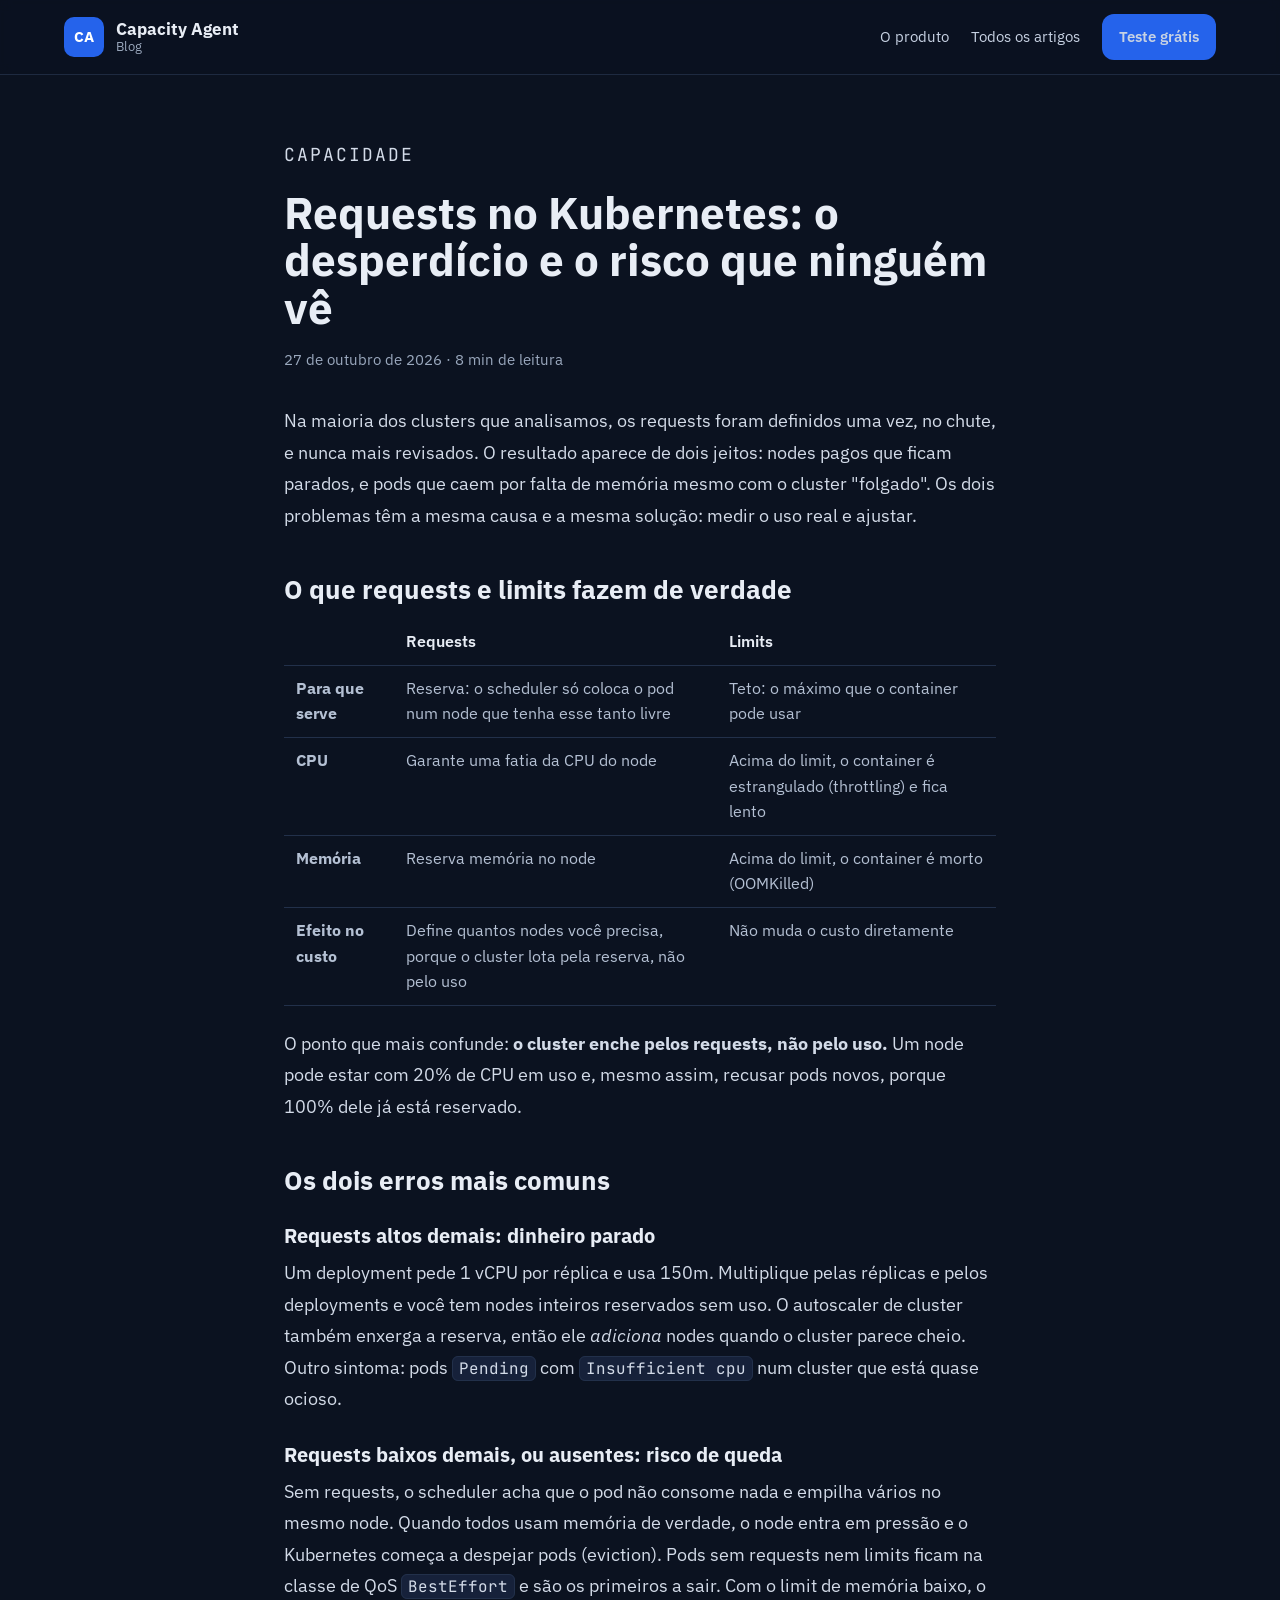
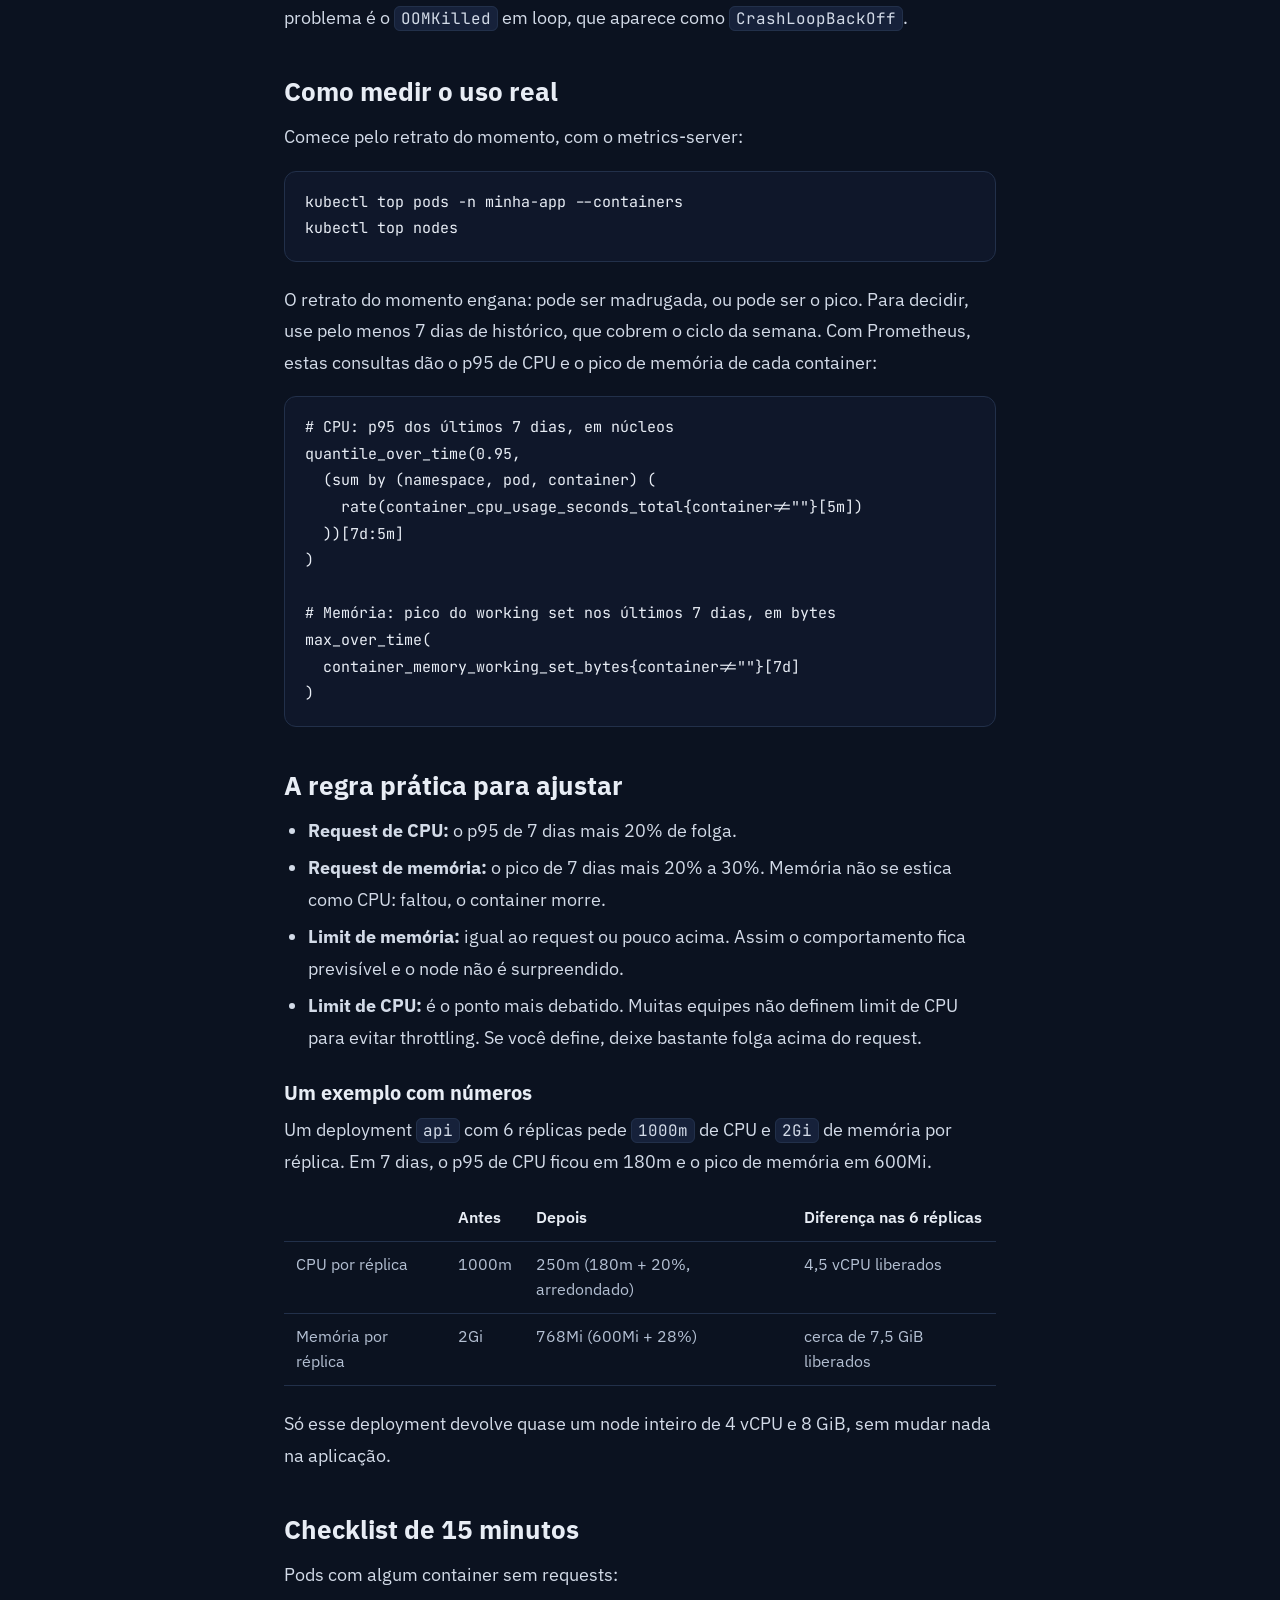
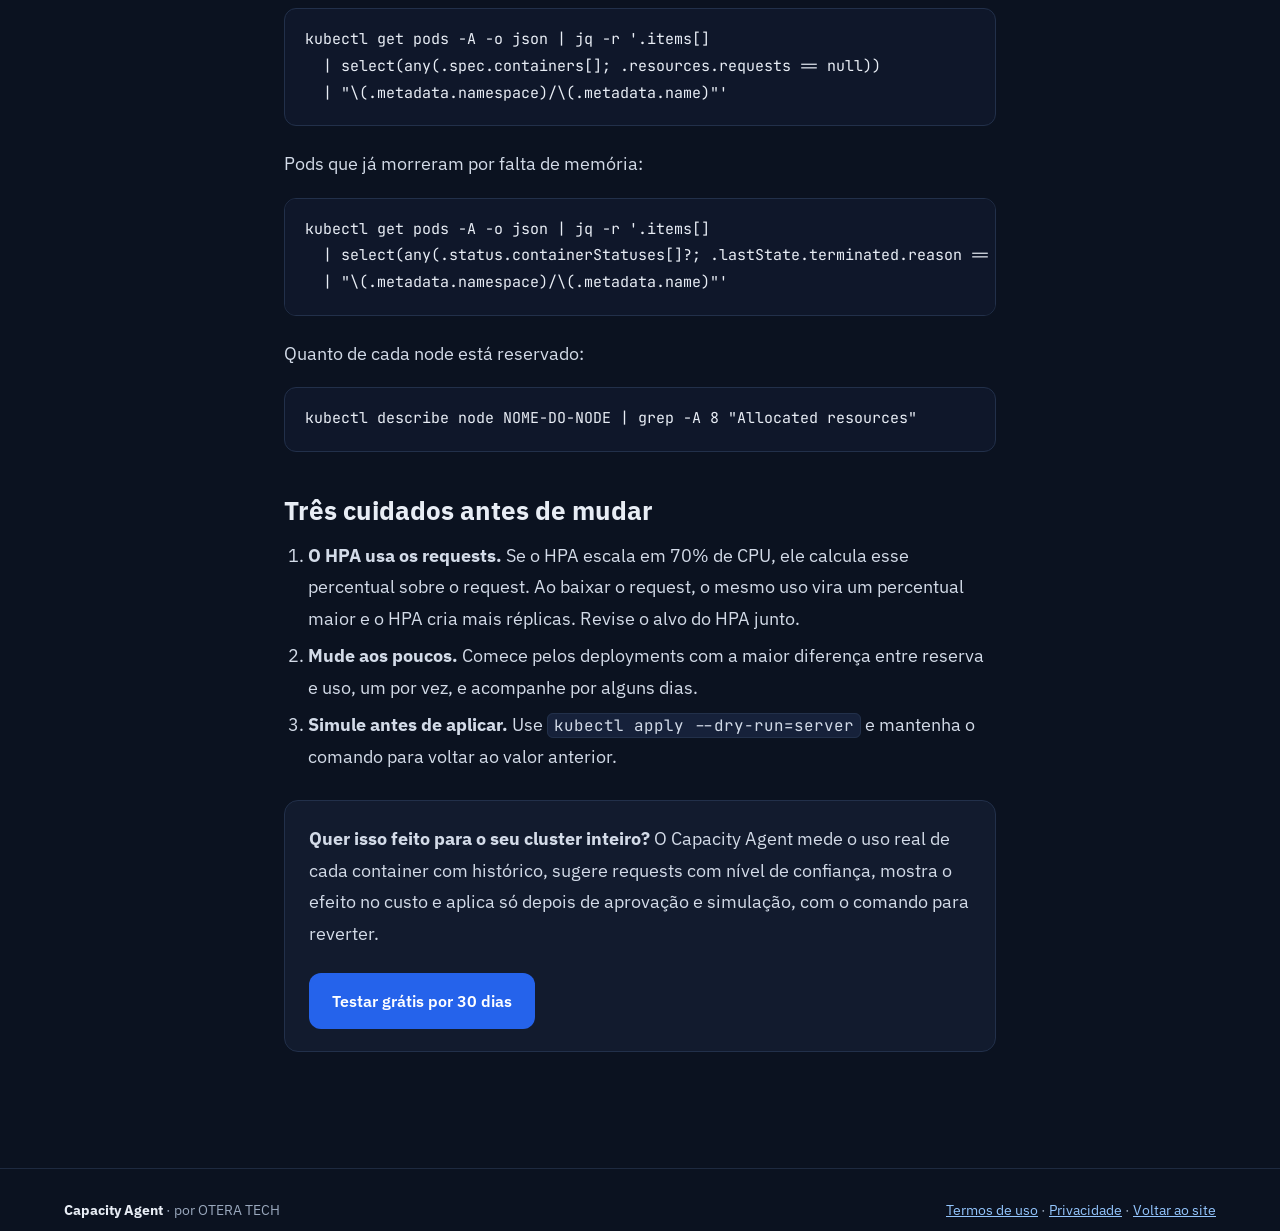
<file: divulgacao/site-produto/blog/requests-kubernetes.html>
<!doctype html>
<html lang="pt-BR">
<head>
<meta charset="utf-8">
<meta name="viewport" content="width=device-width, initial-scale=1">
<title>Requests no Kubernetes: o desperdício e o risco que ninguém vê — Capacity Agent</title>
<meta name="description" content="Como medir o uso real dos pods, escolher requests e limits com segurança e evitar OOMKilled, pods Pending e nodes pagos sem uso. Guia prático com comandos e exemplo.">
<meta property="og:title" content="Requests no Kubernetes: o desperdício e o risco que ninguém vê">
<meta property="og:description" content="Guia prático para acertar requests e limits: comandos, consultas e um exemplo com números.">
<meta property="og:type" content="article">
<link rel="icon" href="../favicon.svg" type="image/svg+xml">
<link rel="preconnect" href="https://fonts.googleapis.com">
<link rel="preconnect" href="https://fonts.gstatic.com" crossorigin>
<link rel="stylesheet" href="https://fonts.googleapis.com/css2?family=IBM+Plex+Sans:wght@400;500;600;700&family=JetBrains+Mono:wght@400;600&display=swap">
<link rel="stylesheet" href="../styles.css">
</head>
<body>

<header class="header">
  <div class="wrap">
    <a class="brand" href="../">
      <span class="brand-mark" aria-hidden="true">CA</span>
      <span class="brand-name"><strong>Capacity Agent</strong><span>Blog</span></span>
    </a>
    <nav class="nav" aria-label="Principal">
      <a href="../#produto">O produto</a>
      <a href="./">Todos os artigos</a>
      <a class="btn btn-primary" href="../#teste">Teste grátis</a>
    </nav>
  </div>
</header>

<main>
<article class="article">
  <p class="eyebrow">Capacidade</p>
  <h1>Requests no Kubernetes: o desperdício e o risco que ninguém vê</h1>
  <p class="meta">27 de outubro de 2026 · 8 min de leitura</p>

  <p>Na maioria dos clusters que analisamos, os requests foram definidos uma vez, no chute, e nunca mais revisados. O resultado aparece de dois jeitos: nodes pagos que ficam parados, e pods que caem por falta de memória mesmo com o cluster "folgado". Os dois problemas têm a mesma causa e a mesma solução: medir o uso real e ajustar.</p>

  <h2>O que requests e limits fazem de verdade</h2>
  <div class="table-box">
    <table>
      <tr><th></th><th>Requests</th><th>Limits</th></tr>
      <tr><td><strong>Para que serve</strong></td><td>Reserva: o scheduler só coloca o pod num node que tenha esse tanto livre</td><td>Teto: o máximo que o container pode usar</td></tr>
      <tr><td><strong>CPU</strong></td><td>Garante uma fatia da CPU do node</td><td>Acima do limit, o container é estrangulado (throttling) e fica lento</td></tr>
      <tr><td><strong>Memória</strong></td><td>Reserva memória no node</td><td>Acima do limit, o container é morto (OOMKilled)</td></tr>
      <tr><td><strong>Efeito no custo</strong></td><td>Define quantos nodes você precisa, porque o cluster lota pela reserva, não pelo uso</td><td>Não muda o custo diretamente</td></tr>
    </table>
  </div>
  <p>O ponto que mais confunde: <strong>o cluster enche pelos requests, não pelo uso.</strong> Um node pode estar com 20% de CPU em uso e, mesmo assim, recusar pods novos, porque 100% dele já está reservado.</p>

  <h2>Os dois erros mais comuns</h2>
  <h3>Requests altos demais: dinheiro parado</h3>
  <p>Um deployment pede 1 vCPU por réplica e usa 150m. Multiplique pelas réplicas e pelos deployments e você tem nodes inteiros reservados sem uso. O autoscaler de cluster também enxerga a reserva, então ele <em>adiciona</em> nodes quando o cluster parece cheio. Outro sintoma: pods <code>Pending</code> com <code>Insufficient cpu</code> num cluster que está quase ocioso.</p>

  <h3>Requests baixos demais, ou ausentes: risco de queda</h3>
  <p>Sem requests, o scheduler acha que o pod não consome nada e empilha vários no mesmo node. Quando todos usam memória de verdade, o node entra em pressão e o Kubernetes começa a despejar pods (eviction). Pods sem requests nem limits ficam na classe de QoS <code>BestEffort</code> e são os primeiros a sair. Com o limit de memória baixo, o problema é o <code>OOMKilled</code> em loop, que aparece como <code>CrashLoopBackOff</code>.</p>

  <h2>Como medir o uso real</h2>
  <p>Comece pelo retrato do momento, com o metrics-server:</p>
<pre><code>kubectl top pods -n minha-app --containers
kubectl top nodes</code></pre>
  <p>O retrato do momento engana: pode ser madrugada, ou pode ser o pico. Para decidir, use pelo menos 7 dias de histórico, que cobrem o ciclo da semana. Com Prometheus, estas consultas dão o p95 de CPU e o pico de memória de cada container:</p>
<pre><code># CPU: p95 dos últimos 7 dias, em núcleos
quantile_over_time(0.95,
  (sum by (namespace, pod, container) (
    rate(container_cpu_usage_seconds_total{container!=""}[5m])
  ))[7d:5m]
)

# Memória: pico do working set nos últimos 7 dias, em bytes
max_over_time(
  container_memory_working_set_bytes{container!=""}[7d]
)</code></pre>

  <h2>A regra prática para ajustar</h2>
  <ul>
    <li><strong>Request de CPU:</strong> o p95 de 7 dias mais 20% de folga.</li>
    <li><strong>Request de memória:</strong> o pico de 7 dias mais 20% a 30%. Memória não se estica como CPU: faltou, o container morre.</li>
    <li><strong>Limit de memória:</strong> igual ao request ou pouco acima. Assim o comportamento fica previsível e o node não é surpreendido.</li>
    <li><strong>Limit de CPU:</strong> é o ponto mais debatido. Muitas equipes não definem limit de CPU para evitar throttling. Se você define, deixe bastante folga acima do request.</li>
  </ul>

  <h3>Um exemplo com números</h3>
  <p>Um deployment <code>api</code> com 6 réplicas pede <code>1000m</code> de CPU e <code>2Gi</code> de memória por réplica. Em 7 dias, o p95 de CPU ficou em 180m e o pico de memória em 600Mi.</p>
  <div class="table-box">
    <table>
      <tr><th></th><th>Antes</th><th>Depois</th><th>Diferença nas 6 réplicas</th></tr>
      <tr><td>CPU por réplica</td><td>1000m</td><td>250m (180m + 20%, arredondado)</td><td>4,5 vCPU liberados</td></tr>
      <tr><td>Memória por réplica</td><td>2Gi</td><td>768Mi (600Mi + 28%)</td><td>cerca de 7,5 GiB liberados</td></tr>
    </table>
  </div>
  <p>Só esse deployment devolve quase um node inteiro de 4 vCPU e 8 GiB, sem mudar nada na aplicação.</p>

  <h2>Checklist de 15 minutos</h2>
  <p>Pods com algum container sem requests:</p>
<pre><code>kubectl get pods -A -o json | jq -r '.items[]
  | select(any(.spec.containers[]; .resources.requests == null))
  | "\(.metadata.namespace)/\(.metadata.name)"'</code></pre>
  <p>Pods que já morreram por falta de memória:</p>
<pre><code>kubectl get pods -A -o json | jq -r '.items[]
  | select(any(.status.containerStatuses[]?; .lastState.terminated.reason == "OOMKilled"))
  | "\(.metadata.namespace)/\(.metadata.name)"'</code></pre>
  <p>Quanto de cada node está reservado:</p>
<pre><code>kubectl describe node NOME-DO-NODE | grep -A 8 "Allocated resources"</code></pre>

  <h2>Três cuidados antes de mudar</h2>
  <ol>
    <li><strong>O HPA usa os requests.</strong> Se o HPA escala em 70% de CPU, ele calcula esse percentual sobre o request. Ao baixar o request, o mesmo uso vira um percentual maior e o HPA cria mais réplicas. Revise o alvo do HPA junto.</li>
    <li><strong>Mude aos poucos.</strong> Comece pelos deployments com a maior diferença entre reserva e uso, um por vez, e acompanhe por alguns dias.</li>
    <li><strong>Simule antes de aplicar.</strong> Use <code>kubectl apply --dry-run=server</code> e mantenha o comando para voltar ao valor anterior.</li>
  </ol>

  <div class="callout">
    <p><strong>Quer isso feito para o seu cluster inteiro?</strong> O Capacity Agent mede o uso real de cada container com histórico, sugere requests com nível de confiança, mostra o efeito no custo e aplica só depois de aprovação e simulação, com o comando para reverter.</p>
    <p><a class="btn btn-primary" href="../#teste" style="margin-top:6px">Testar grátis por 30 dias</a></p>
  </div>
</article>
</main>

<footer class="footer">
  <div class="wrap">
    <span><strong style="color:#E8EDF5">Capacity Agent</strong> · por OTERA TECH</span>
    <span><a href="../termos.html">Termos de uso</a> · <a href="../privacidade.html">Privacidade</a> · <a href="../">Voltar ao site</a></span>
  </div>
</footer>

</body>
</html>
</file>
<file: divulgacao/site-produto/styles.css>
:root {
  --bg: #0B1220;
  --bg-alt: #0F172A;
  --surface: #121B2E;
  --border: #22304A;
  --border-strong: #2E4566;
  --line: #1E2A40;
  --text: #E8EDF5;
  --text-soft: #B4C0D3;
  --muted: #9AA8BD;
  --accent: #2563EB;
  --accent-text: #93C5FD;
  --warn: #FBBF24;
  --bad: #F87171;
  --ok: #34D399;
}
* { box-sizing: border-box; }
html { scroll-behavior: smooth; }
body {
  margin: 0;
  background: var(--bg);
  color: var(--text);
  font-family: "IBM Plex Sans", Arial, sans-serif;
  font-size: 16px;
  line-height: 1.6;
}
a { color: var(--accent-text); }
a:hover { color: #BFDBFE; }
img, video { max-width: 100%; display: block; }
.wrap { max-width: 1200px; margin: 0 auto; padding: 0 24px; }
.mono { font-family: "JetBrains Mono", "Courier New", monospace; }
.eyebrow { margin: 0; font-family: "JetBrains Mono", "Courier New", monospace; font-size: 14px; letter-spacing: 2px; color: var(--accent-text); text-transform: uppercase; }
h1, h2, h3 { margin: 0; line-height: 1.15; }
h1 { font-size: clamp(34px, 5vw, 54px); font-weight: 700; line-height: 1.08; }
h2 { font-size: clamp(28px, 3.4vw, 38px); }
h3 { font-size: 20px; }
p { margin: 0; }
.lead { font-size: 18px; color: var(--text-soft); }
.muted { color: var(--muted); }
.soft { color: var(--text-soft); }

/* botões */
.btn { display: inline-flex; align-items: center; gap: 10px; min-height: 44px; padding: 13px 22px; border-radius: 12px; font-weight: 600; font-size: 16px; text-decoration: none; border: 1px solid transparent; }
.btn-primary { background: var(--accent); color: #fff; }
.btn-primary:hover { background: #1D4ED8; color: #fff; }
.btn-ghost { border-color: var(--border-strong); color: var(--text); }
.btn-ghost:hover { border-color: #4B6A99; color: var(--text); }
.btn-row { display: flex; flex-wrap: wrap; gap: 14px; align-items: center; }

/* topo */
.header { border-bottom: 1px solid var(--line); position: sticky; top: 0; background: rgba(11, 18, 32, 0.94); backdrop-filter: blur(6px); z-index: 10; }
.header .wrap { display: flex; flex-wrap: wrap; align-items: center; justify-content: space-between; gap: 14px; padding-top: 14px; padding-bottom: 14px; }
.brand { display: flex; align-items: center; gap: 12px; color: var(--text); text-decoration: none; }
.brand-mark { width: 40px; height: 40px; border-radius: 10px; background: var(--accent); display: flex; align-items: center; justify-content: center; font-weight: 700; color: #fff; font-size: 15px; }
.brand-name { display: flex; flex-direction: column; line-height: 1.2; }
.brand-name strong { font-size: 17px; }
.brand-name span { font-size: 13px; color: var(--muted); }
.nav { display: flex; flex-wrap: wrap; align-items: center; gap: 22px; font-size: 15px; }
.nav a { color: #C7D2E3; text-decoration: none; }
.nav a:hover { color: #fff; }
.nav .btn { padding: 10px 16px; font-size: 15px; }

/* seções */
.section { padding: 84px 0; }
.section-alt { background: var(--bg-alt); border-top: 1px solid var(--line); border-bottom: 1px solid var(--line); }
.section-head { display: flex; flex-direction: column; gap: 12px; max-width: 780px; margin-bottom: 36px; }
.cards { display: flex; flex-wrap: wrap; gap: 20px; }
.card { flex: 1 1 260px; background: var(--surface); border: 1px solid var(--border); border-radius: 16px; padding: 26px; display: flex; flex-direction: column; gap: 12px; }
.card p { color: var(--text-soft); }
.card .step { font-family: "JetBrains Mono", "Courier New", monospace; font-size: 14px; color: var(--accent-text); }

/* hero */
.hero { padding: 84px 0 72px; }
.hero .wrap { display: flex; flex-wrap: wrap; gap: 56px; align-items: center; }
.hero-text { flex: 1 1 520px; min-width: 0; display: flex; flex-direction: column; gap: 24px; }
.checks { margin: 0; padding: 0; list-style: none; display: flex; flex-wrap: wrap; gap: 10px 24px; font-size: 15px; color: var(--muted); }
.checks li { display: flex; align-items: center; gap: 8px; }
.panel { flex: 1 1 380px; min-width: 0; background: var(--surface); border: 1px solid var(--border); border-radius: 20px; padding: 28px; display: flex; flex-direction: column; gap: 20px; box-shadow: 0 30px 80px rgba(0, 0, 0, 0.45); }
.panel-top { display: flex; justify-content: space-between; font-size: 14px; color: var(--muted); }
.score { display: flex; align-items: center; gap: 22px; }
.chip { align-self: flex-start; background: #3A2A0B; color: var(--warn); font-size: 13px; font-weight: 600; padding: 4px 10px; border-radius: 999px; }
.kpis { display: flex; gap: 12px; }
.kpi { flex: 1; background: var(--bg); border: 1px solid var(--border); border-radius: 12px; padding: 14px; }
.kpi span { display: block; font-size: 13px; color: var(--muted); }
.kpi strong { font-size: 26px; }
.note { background: var(--bg); border: 1px dashed var(--border-strong); border-radius: 12px; padding: 14px 16px; font-size: 14px; color: var(--text-soft); }

/* instalação */
.install-box { margin-top: 28px; background: var(--bg); border: 1px solid var(--border); border-radius: 14px; padding: 20px 22px; display: flex; flex-direction: column; gap: 12px; }
.install-box pre { margin: 0; overflow-x: auto; }
.install-box code { font-family: "JetBrains Mono", "Courier New", monospace; font-size: 15px; color: var(--text); line-height: 1.6; }

/* vídeo */
.video-box { background: var(--surface); border: 1px solid var(--border); border-radius: 18px; padding: 14px; }
.video-box video { width: 100%; border-radius: 10px; background: #000; }

/* segurança */
.points { display: flex; flex-wrap: wrap; gap: 24px; }
.point { flex: 1 1 240px; display: flex; flex-direction: column; gap: 6px; }
.point strong { font-size: 18px; }
.point span { color: var(--text-soft); }

/* planos */
.offer { background: #2A1F06; border: 1px solid #B45309; border-radius: 14px; padding: 16px 22px; display: flex; flex-wrap: wrap; gap: 8px 20px; justify-content: space-between; align-items: center; margin-bottom: 24px; color: #FDE68A; }
.offer strong { color: var(--warn); }
.plans { display: flex; flex-wrap: wrap; gap: 20px; align-items: stretch; }
.plan { flex: 1 1 300px; background: var(--surface); border: 1px solid var(--border); border-radius: 18px; padding: 30px; display: flex; flex-direction: column; gap: 14px; }
.plan.featured { background: #13213D; border: 2px solid var(--accent); }
.plan-head { display: flex; justify-content: space-between; align-items: center; gap: 8px; }
.badge { background: var(--accent); color: #fff; font-size: 13px; font-weight: 600; padding: 4px 10px; border-radius: 999px; }
.price strong { font-size: 38px; }
.price span { color: var(--muted); }
.plan ul { margin: 0; padding-left: 20px; color: var(--text-soft); line-height: 1.8; flex-grow: 1; }
.plan .btn { justify-content: center; }

/* contato */
.contact .wrap { display: flex; flex-wrap: wrap; gap: 48px; align-items: flex-start; }
.contact-text { flex: 1 1 420px; min-width: 0; display: flex; flex-direction: column; gap: 18px; }
.contact-box { flex: 1 1 380px; min-width: 0; background: var(--surface); border: 1px solid var(--border); border-radius: 20px; padding: 30px; display: flex; flex-direction: column; gap: 16px; }
.contact-box ol { margin: 0; padding-left: 22px; color: var(--text-soft); line-height: 1.9; }

/* blog */
.posts { display: flex; flex-wrap: wrap; gap: 20px; }
.post-card { flex: 1 1 320px; background: var(--surface); border: 1px solid var(--border); border-radius: 16px; padding: 26px; display: flex; flex-direction: column; gap: 10px; text-decoration: none; color: var(--text); }
.post-card:hover { border-color: var(--border-strong); color: var(--text); }
.post-card p { color: var(--text-soft); }
.article { max-width: 760px; margin: 0 auto; padding: 64px 24px 88px; }
.article h1 { font-size: clamp(30px, 4.4vw, 44px); margin-bottom: 16px; }
.article h2 { font-size: 26px; margin: 44px 0 14px; }
.article h3 { font-size: 20px; margin: 28px 0 10px; }
.article p, .article li { font-size: 18px; line-height: 1.75; color: #D3DBE8; }
.article p { margin: 0 0 18px; }
.article ul, .article ol { margin: 0 0 18px; padding-left: 24px; }
.article li { margin-bottom: 6px; }
.article .meta { color: var(--muted); font-size: 15px; margin-bottom: 32px; }
.article code { font-family: "JetBrains Mono", "Courier New", monospace; font-size: 0.88em; background: #16213A; border: 1px solid var(--border); border-radius: 6px; padding: 1px 6px; }
.article pre { background: #0F172A; border: 1px solid var(--border); border-radius: 12px; padding: 18px 20px; overflow-x: auto; margin: 0 0 22px; }
.article pre code { background: none; border: none; padding: 0; font-size: 15px; line-height: 1.6; color: #E8EDF5; }
.table-box { overflow-x: auto; margin: 0 0 22px; }
.article table { border-collapse: collapse; width: 100%; font-size: 16px; }
.article th, .article td { text-align: left; padding: 10px 12px; border-bottom: 1px solid var(--border); vertical-align: top; }
.article th { color: var(--text); font-weight: 600; }
.article td { color: var(--text-soft); }
.callout { background: var(--surface); border: 1px solid var(--border); border-radius: 14px; padding: 22px 24px; margin: 28px 0; }
.callout p:last-child { margin-bottom: 0; }

/* rodapé */
.footer { border-top: 1px solid var(--line); }
.footer .wrap { display: flex; flex-wrap: wrap; gap: 14px; justify-content: space-between; padding-top: 30px; padding-bottom: 30px; font-size: 14px; color: var(--muted); }

@media (max-width: 640px) {
  .section { padding: 60px 0; }
  .hero { padding: 56px 0 48px; }
  .nav { gap: 14px; }
  .kpis { flex-wrap: wrap; }
  .kpi { flex: 1 1 100px; }
}
</file>
